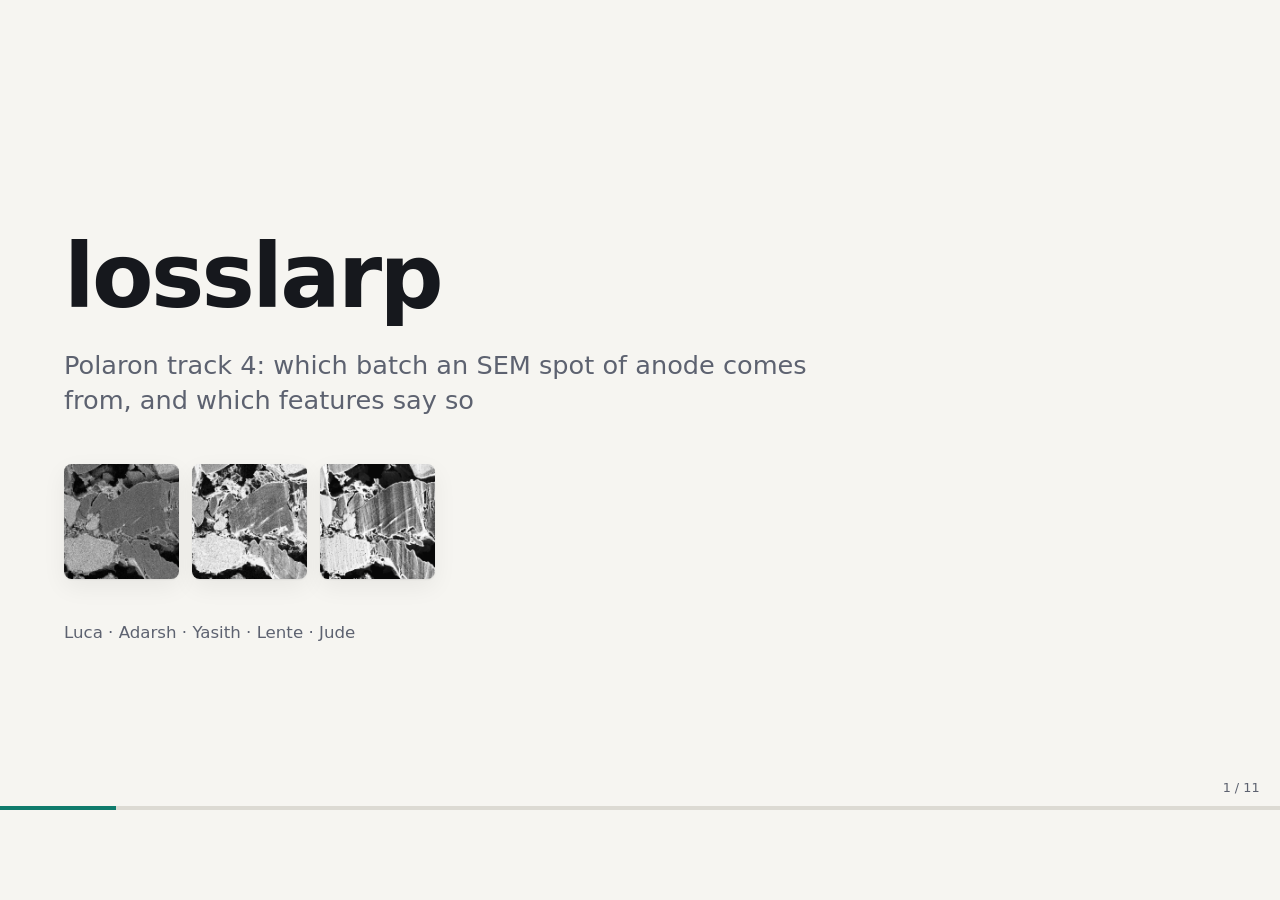
<file: demo/index.html>
<!doctype html>
<html lang="en">
<head>
<meta charset="utf-8">
<meta name="viewport" content="width=device-width, initial-scale=1">
<title>losslarp demo</title>
<link rel="stylesheet" href="demo.css">
</head>
<body>
<div class="deck" id="deck">

  <section class="slide title" id="title">
    <h1 id="title-h1"></h1>
    <p class="lede" id="title-lede"></p>
    <div class="strip" id="title-strip"></div>
    <p class="team" id="title-team"></p>
  </section>

  <section class="slide" id="lanes">
    <div class="head"><h2>The data: 13 imaging lanes<small id="lanes-sub"></small></h2></div>
    <div class="body"><div class="lanes" id="lanes-rows"></div></div>
    <div class="foot" id="lanes-chips"></div>
  </section>

  <section class="slide" id="prep">
    <div class="head"><h2>Preprocessing<small>same crop, BSE in graphite units, noise matched, Inlens and SE rank-normalised, then tiles</small></h2></div>
    <div class="body">
      <div class="frames" id="prep-frames"></div>
      <div class="panels" id="prep-panels"></div>
    </div>
    <div class="foot"><div class="steps" id="prep-steps"></div><span style="flex:1"></span><span id="prep-chips"></span></div>
  </section>

  <section class="slide" id="v1">
    <div class="head"><h2>V1 loss (no labels)<small>BSE and Inlens of the same tile should give the same embedding</small></h2></div>
    <div class="body">
      <div class="scan">
        <div class="ins" id="v1-ins"></div>
        <div class="fmwrap"><div class="cwrap"><canvas id="v1-fm"></canvas><span class="tag bl" id="v1-fm-lab">feature map</span></div></div>
      </div>
      <div class="loss">
        <div class="b" data-b="1" id="v1-z"></div>
        <div class="mxwrap b" data-b="2"><canvas id="v1-mx"></canvas></div>
      </div>
    </div>
    <div class="foot" id="v1-chips"></div>
  </section>

  <section class="slide" id="v2">
    <div class="head"><h2>V2 loss (batch labels)<small>same batch pulled together, other batches pushed apart, tiles of the same spot ignored</small></h2></div>
    <div class="body">
      <div class="scan">
        <div class="stack" id="v2-stack"></div>
        <div class="b" data-b="1" id="v2-z"></div>
      </div>
      <div class="loss">
        <div class="key b" data-b="2" id="v2-key"></div>
        <div class="mxwrap b" data-b="2"><canvas id="v2-mx"></canvas></div>
      </div>
    </div>
    <div class="foot" id="v2-chips"></div>
  </section>

  <section class="slide" id="fuse">
    <div class="head"><h2>Combining V1 and V2<small>two models trained apart, joined at the decision</small></h2></div>
    <div class="body"><div class="fflow" id="fuse-flow"></div></div>
    <div class="foot" id="fuse-chips"></div>
  </section>

  <section class="slide" id="perf">
    <div class="head"><h2>Held-out accuracy<small id="perf-sub"></small></h2></div>
    <div class="body">
      <div class="bars" id="perf-bars"></div>
      <div class="perf-right">
        <div class="b" data-b="1" id="perf-cm-wrap"><div class="cm-pair" id="perf-cm"></div></div>
        <div class="b" data-b="2" id="perf-test-wrap"><div class="tcards" id="perf-test"></div></div>
        <div class="b" data-b="3" id="perf-eval-wrap"><div class="tcards two" id="perf-eval"></div></div>
      </div>
    </div>
    <div class="foot" id="perf-chips"></div>
  </section>

  <section class="slide" id="seeds">
    <div class="head"><h2>Seed ensemble<small id="seed-sub">V2 retrained with different random seeds gives different scores, so we average several V2 runs and report that</small></h2></div>
    <div class="body"><div class="bars" id="seed-bars"></div></div>
    <div class="foot" id="seed-chips"></div>
  </section>

  <section class="slide" id="harness">
    <div class="head"><h2>Feature research<small>ideas from papers, built as plug-in features, each tested on the 31 training spots</small></h2></div>
    <div class="body"><div class="flow" id="hz-flow"></div></div>
    <div class="foot" id="hz-chips"></div>
  </section>

  <section class="slide" id="feat">
    <div class="head"><h2>Best hand-built features<small>Batch_3 vs the rest, AUC per spot, 90 % intervals, grey = interval crosses chance</small></h2></div>
    <div class="body"><div class="bars" id="feat-bars"></div></div>
    <div class="foot" id="feat-chips"></div>
  </section>

  <section class="slide" id="outc">
    <div class="head"><h2>From features to battery outcomes<small id="outc-sub"></small></h2></div>
    <div class="body"><div id="outc-body"></div></div>
    <div class="foot" id="outc-chips"></div>
  </section>

  <div class="progress"><i id="progress"></i></div>
  <span class="counter" id="counter"></span>
</div>

<script src="../dashboard/site/pipeline.js"></script>
<script src="../dashboard/site/harness.js"></script>
<script src="../dashboard/site/lanes.js"></script>
<script src="../dashboard/site/pca.js"></script>
<script src="results.js"></script>
<script src="confusion.js"></script>
<script src="config.js"></script>
<script src="demo.js"></script>
</body>
</html>
</file>
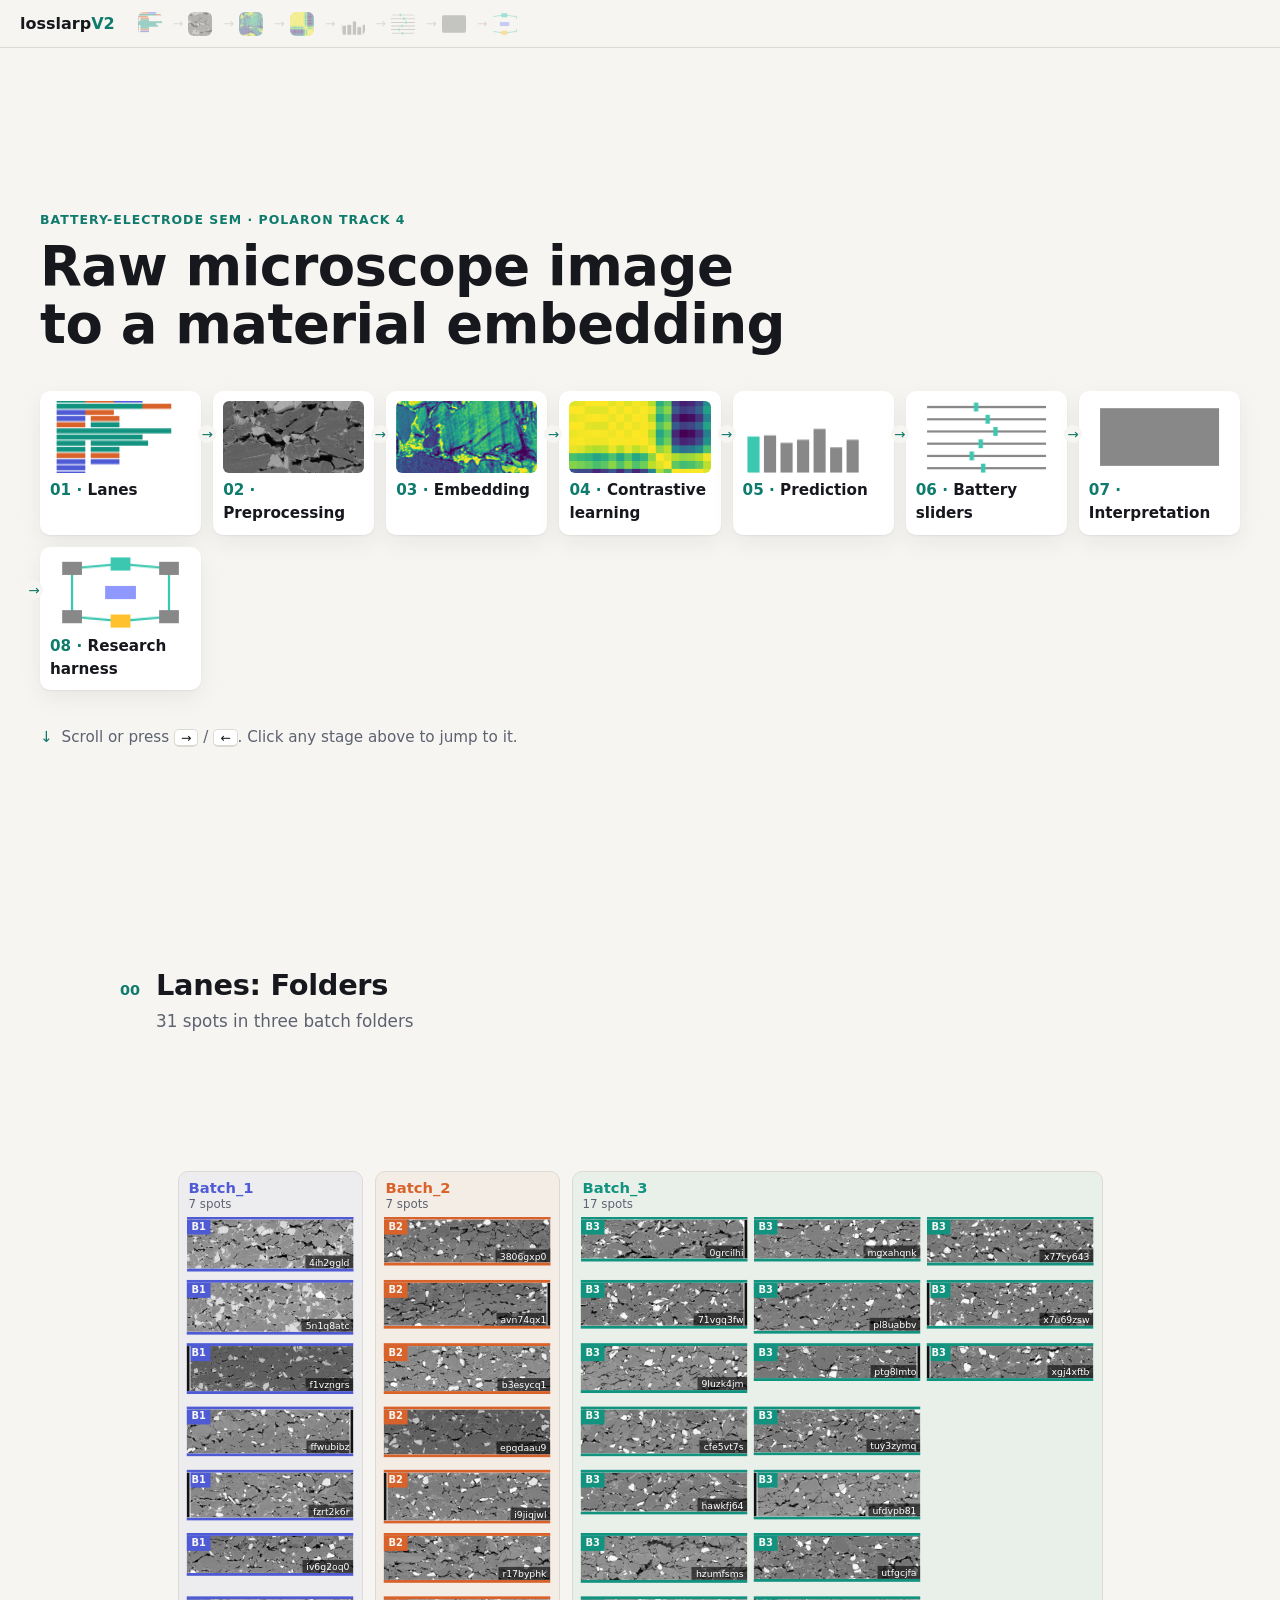
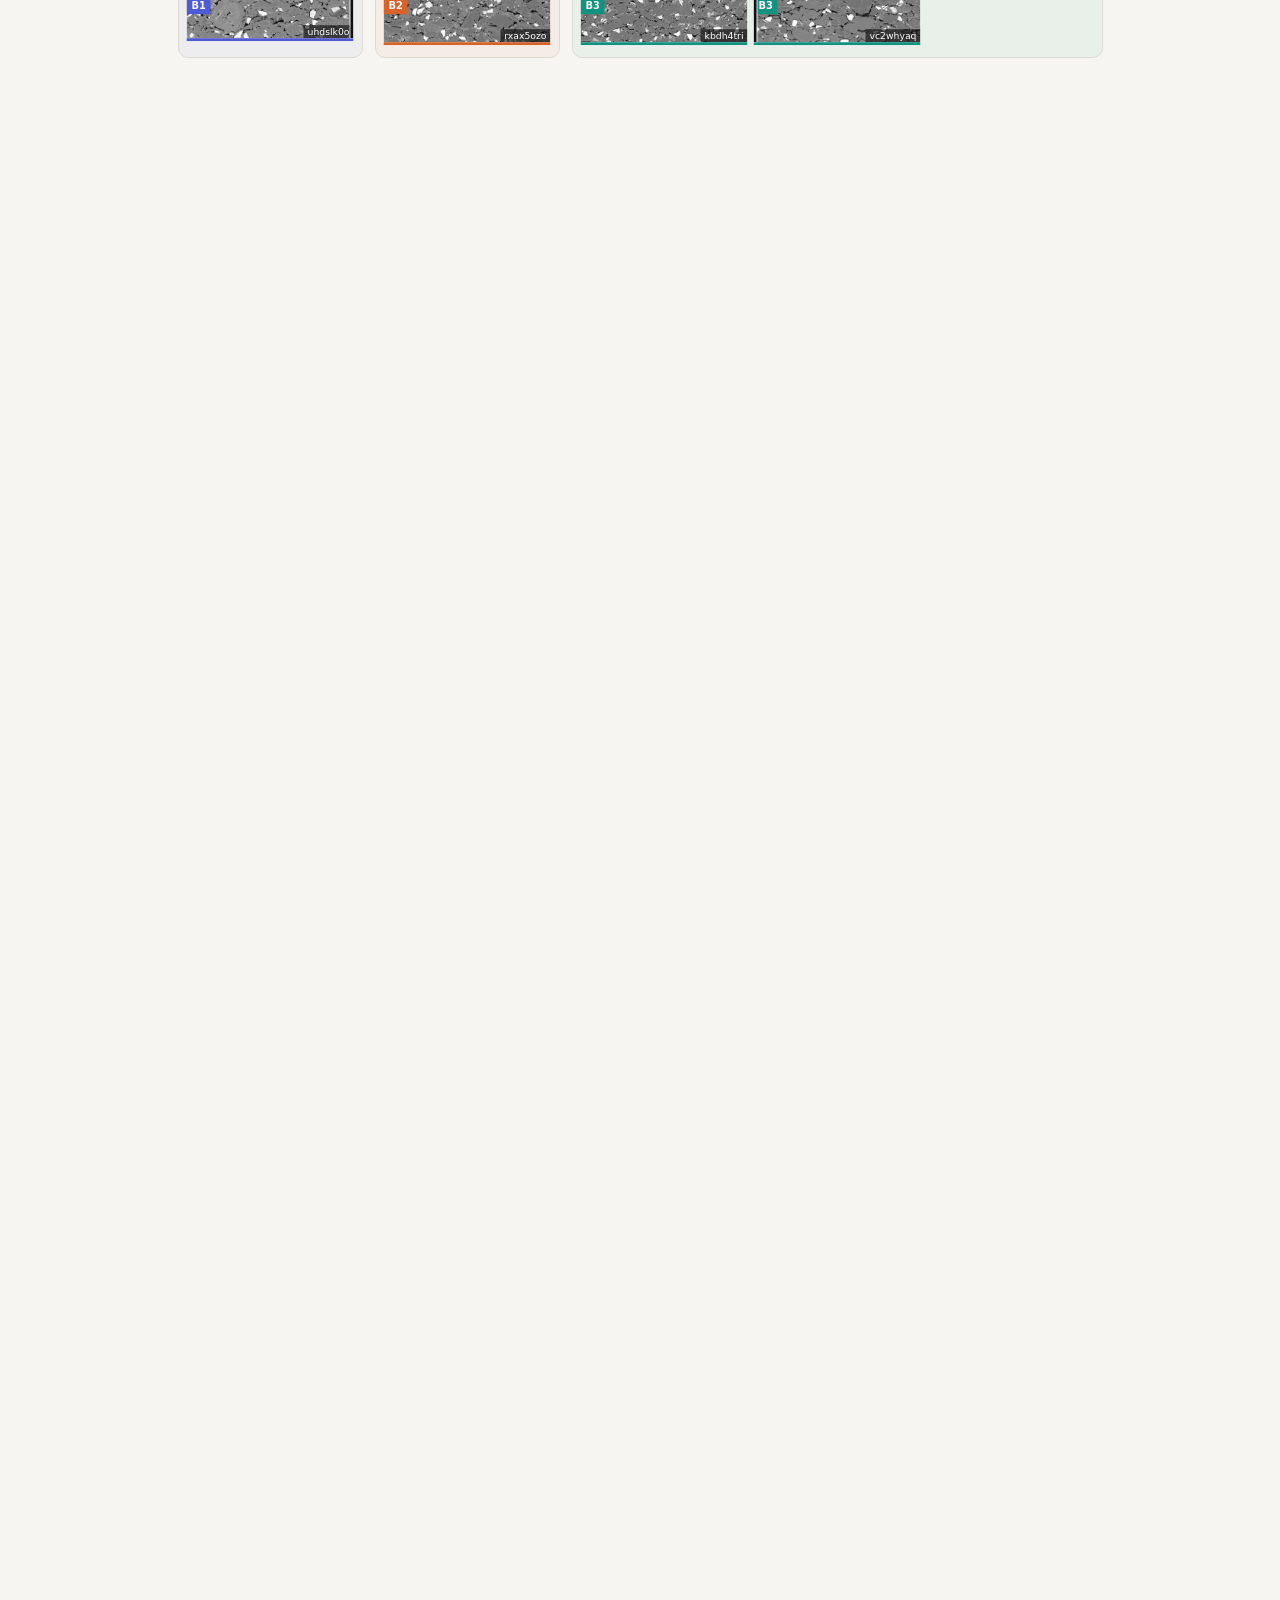
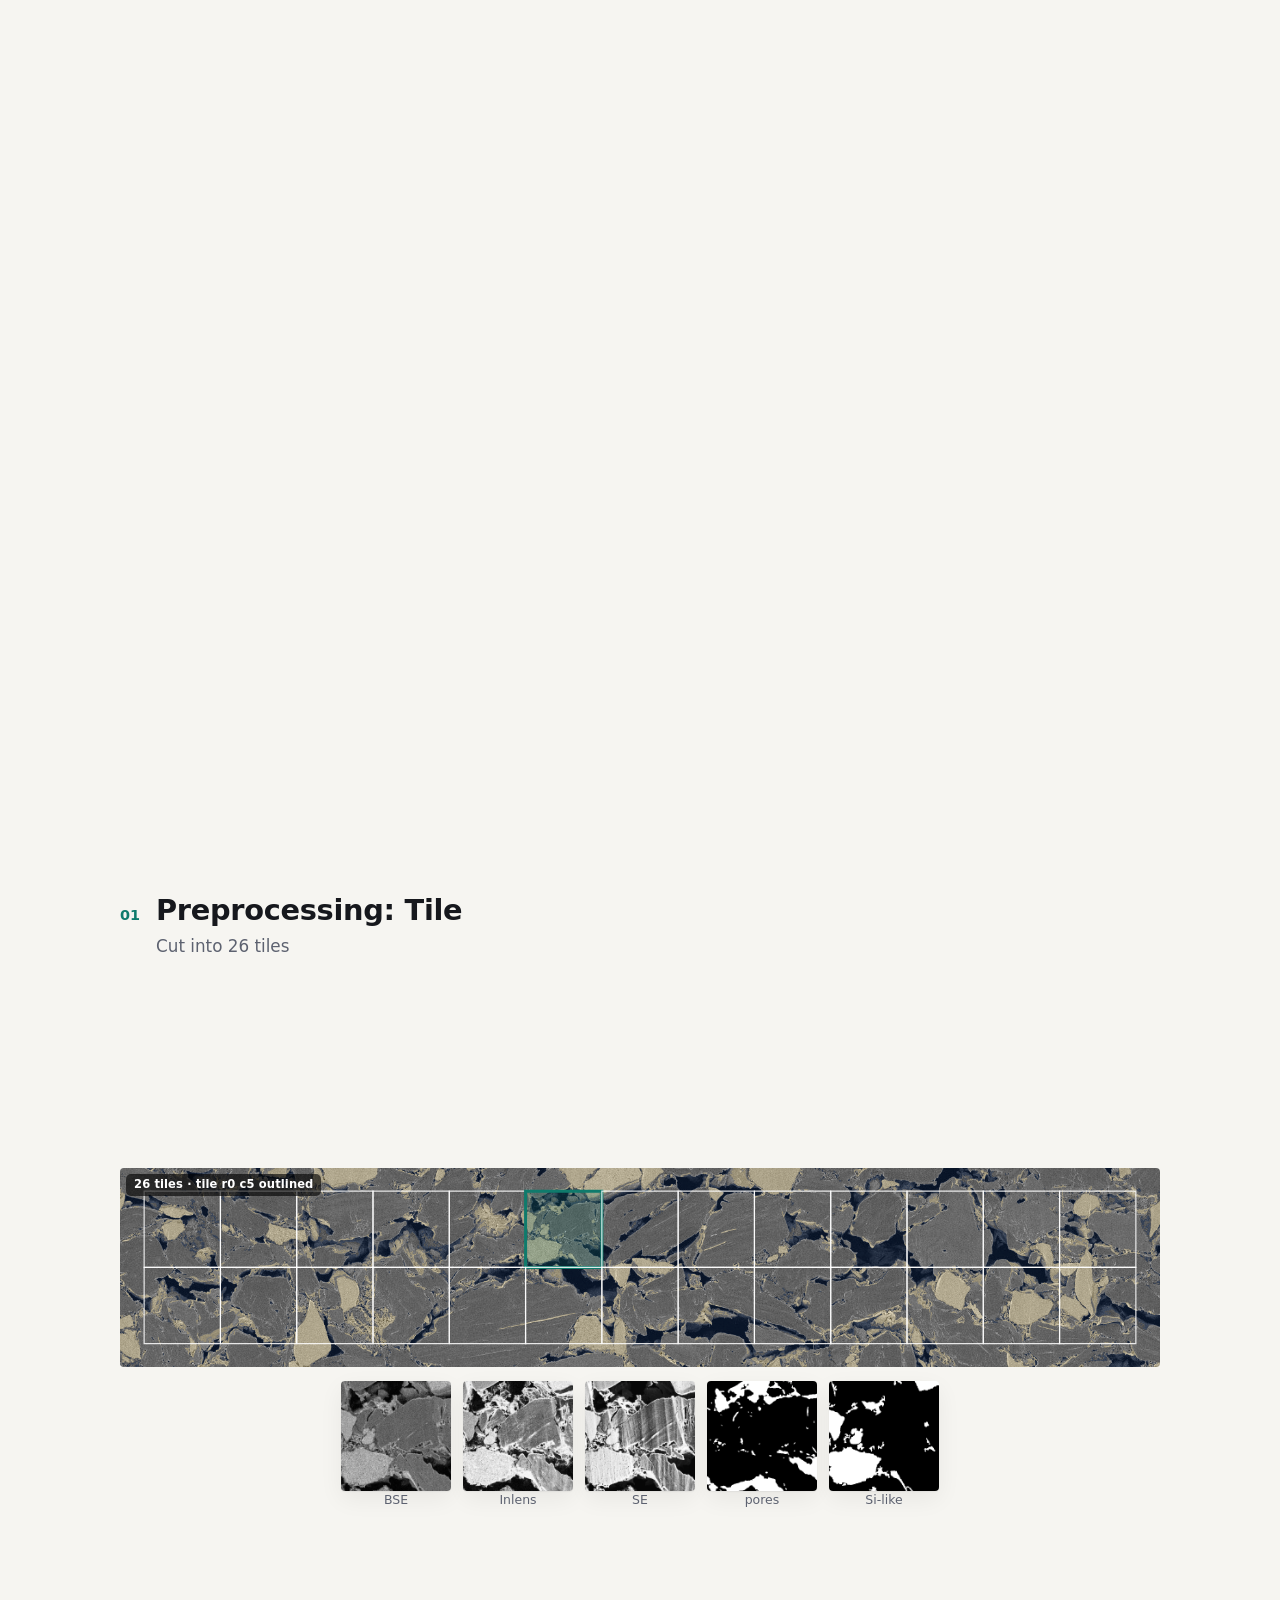
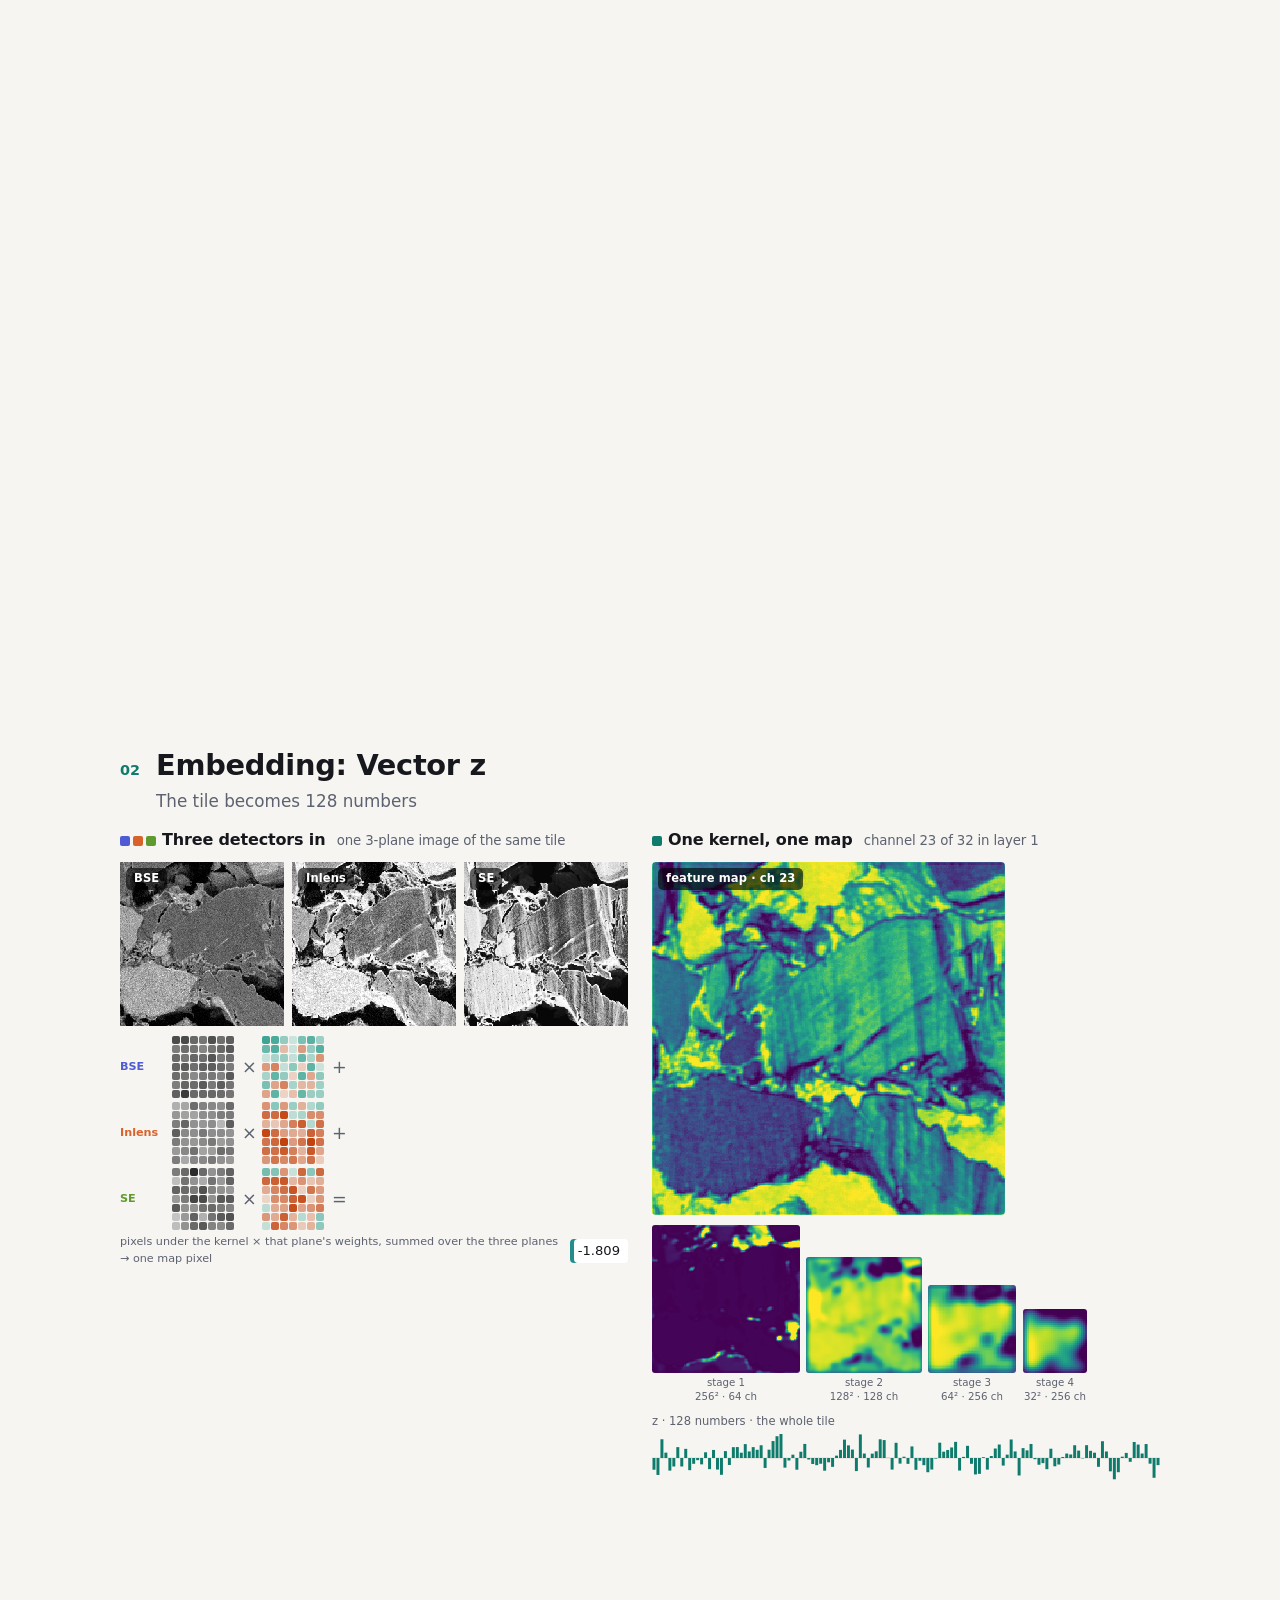
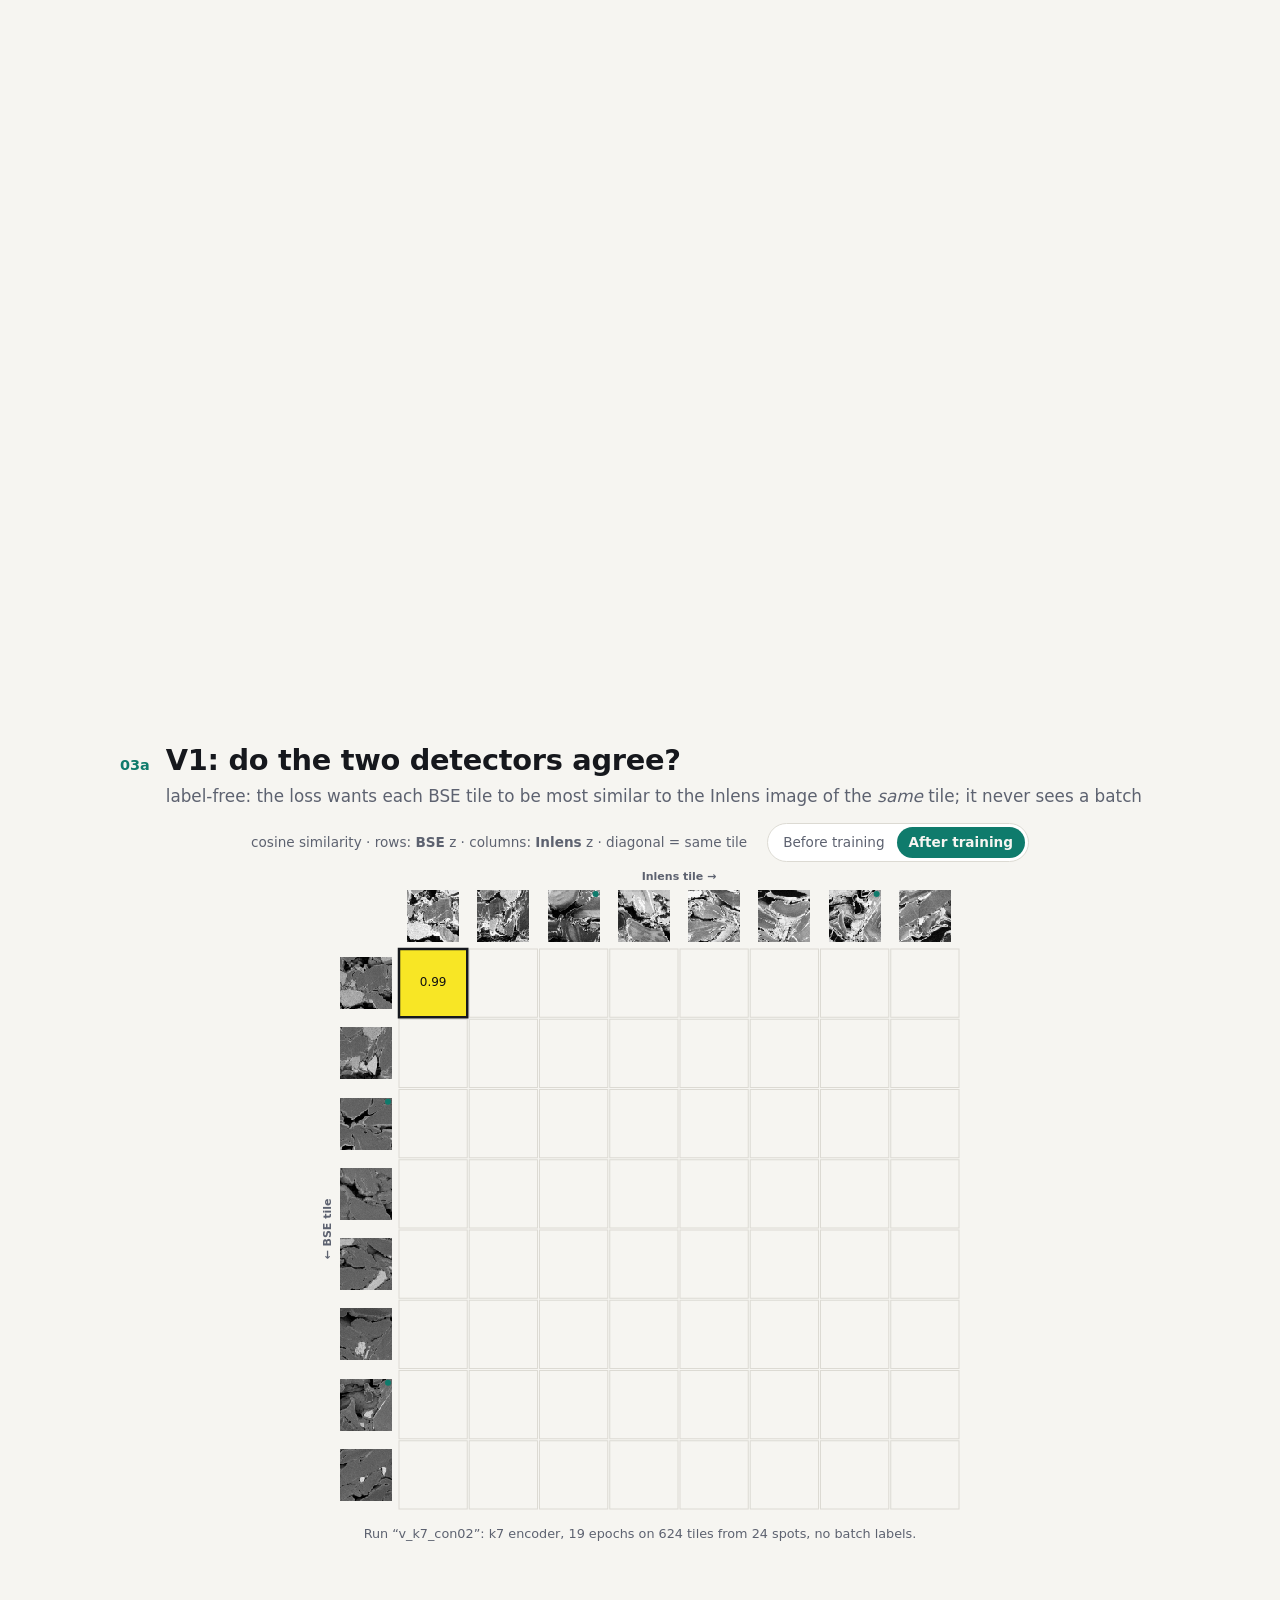
<file: dashboard/site/index.html>
<!doctype html>
<html lang="en">
<head>
<meta charset="utf-8">
<meta name="viewport" content="width=device-width, initial-scale=1">
<title>losslarp pipeline</title>
<link rel="stylesheet" href="style.css">
</head>
<body>

<nav class="topbar" aria-label="Pipeline map">
  <a class="brand" href="#top">losslarp<span>V2</span></a>
  <ol class="pipemap" id="pipemap"></ol>
  <span class="pipe-now" id="pipe-now"></span>
  <div class="progress"><i id="progress"></i></div>
</nav>

<header class="hero" id="top">
  <div class="hero-text">
    <p class="kicker">Battery-electrode SEM · Polaron Track 4</p>
    <h1>Raw microscope image<br>to a material embedding</h1>
  </div>
  <ol class="overview" id="overview" aria-label="Pipeline stages"></ol>
  <p class="hint"><span class="cue" aria-hidden="true">↓</span> Scroll or press <kbd>→</kbd> / <kbd>←</kbd>. Click any stage above to jump to it.</p>
</header>

<!-- 00 ─ where the data comes from: the 13 lanes ------------------------------------------------------------ -->
<section class="scrolly" id="lanes">
  <div class="sticky">
    <div class="visual">
      <div class="sec-head">
        <span class="sec-num">00</span>
        <div><h2>Where the data comes from: 13 lanes</h2>
          <p>the batches are not separate deliveries; they are variation inside the same long lines of material</p></div>
      </div>

      <div class="stage lanes-stage" id="lanes-stage" data-step="0">
        <div class="lanes-canvas" id="lanes-canvas"></div>
        <!-- the seam examples -->
        <div class="layer lanes-seams" data-show="1" id="lanes-seams"></div>
        <!-- the open question -->
        <div class="layer lanes-ask" data-show="4">
          <div class="ask-card">
            <div class="ask-spot"><span>?</span>a new spot</div>
            <h4>Which lane did it come from?</h4>
            <p>We don't know. Batches vary inside a lane, so the answer has to come from the material, not from the lane.</p>
          </div>
        </div>
      </div>
    </div>

    <aside class="card" id="lanes-card">
      <div class="card-main"></div>
      <div class="extra"><div class="key">
        <span><i class="sw" style="background:var(--c1)"></i>Batch_1 &nbsp; <i class="sw" style="background:var(--c2)"></i>Batch_2 &nbsp; <i class="sw" style="background:var(--c3)"></i>Batch_3</span>
        <span><b style="color:#c8102e">◆</b> two neighbouring spots, two different batch folders</span>
        <span><b>▌</b> edge of a source image (the file carries a green line there)</span>
        <span>dashed box: same lane, the spots do not touch, their order is unknown</span>
        <span>a spot is one imaged place (what Polaron calls a crop); pictures are BSE, stretched per lane for display only</span></div></div>
      <div class="card-foot"></div>
    </aside>
  </div>
</section>

<!-- 01 ─ preprocessing ------------------------------------------------------------------------------------- -->
<section class="scrolly" id="prep">
  <div class="sticky">
    <div class="visual">
      <div class="sec-head">
        <span class="sec-num">01</span>
        <div><h2>Make every image fair</h2>
          <p>so a difference between two spots means different material, not a different microscope session</p></div>
      </div>

      <div class="stage" id="prep-stage" data-step="0">
        <!-- raw frames + crop -->
        <div class="layer" data-show="0 1">
          <div class="frames" id="frames"></div>
        </div>
        <!-- anchor -->
        <div class="layer" data-show="2">
          <div class="win"><img id="anchor-raw" alt=""><img id="anchor-done" class="over" alt="">
            <span class="tag" id="tag-anchor"></span></div>
          <figure class="chart"><svg id="anchor-svg" viewBox="0 0 1000 250" preserveAspectRatio="none"></svg>
            <figcaption id="anchor-legend" class="legend"></figcaption></figure>
        </div>
        <!-- noise -->
        <div class="layer" data-show="3">
          <div class="pair">
            <figure class="win"><img id="noise-before" class="pix" alt=""><span class="tag">BEFORE · as recorded</span>
              <figcaption id="noise-before-cap"></figcaption></figure>
            <figure class="win"><img id="noise-after" class="pix" alt=""><span class="tag">AFTER · noise topped up</span>
              <figcaption id="noise-after-cap"></figcaption></figure>
          </div>
        </div>
        <!-- rank -->
        <div class="layer" data-show="4">
          <div class="rank-row"><div class="win"><img id="rank-inl-raw" alt=""><img id="rank-inl" class="over" alt="">
              <span class="tag" id="tag-inl"></span></div>
            <div class="hist-cell"><svg class="minihist" id="rank-inl-hist" viewBox="0 0 200 80" preserveAspectRatio="none"></svg><small>Inlens grey-level histogram</small></div></div>
          <div class="rank-row"><div class="win"><img id="rank-se-raw" alt=""><img id="rank-se" class="over" alt="">
              <span class="tag" id="tag-se"></span></div>
            <div class="hist-cell"><svg class="minihist" id="rank-se-hist" viewBox="0 0 200 80" preserveAspectRatio="none"></svg><small>SE grey-level histogram</small></div></div>
        </div>
        <!-- segment + tile -->
        <div class="layer" data-show="5 6">
          <div class="win" id="seg-win"><img id="seg-bse" alt=""><img id="seg-overlay" class="over" alt="">
            <svg id="grid-svg" class="over" preserveAspectRatio="none"></svg><span class="tag" id="tag-seg"></span></div>
          <div class="seg-legend" id="seg-legend"></div>
          <div class="planes" id="planes"></div>
        </div>
      </div>
    </div>

    <aside class="card" id="prep-card"><div class="card-main"></div><div class="card-foot"></div></aside>
  </div>
</section>

<!-- 02 ─ the kernel ----------------------------------------------------------------------------------------- -->
<section class="scrolly" id="kernel">
  <div class="sticky">
    <div class="visual">
      <div class="sec-head">
        <span class="sec-num">02</span>
        <div><h2 id="kernel-h2">One tile, three detectors in, one kernel</h2>
          <p id="kernel-sub">one learned kernel reads the BSE, Inlens and SE planes of the same tile at once</p></div>
      </div>

      <div class="kernel-grid">
        <div class="det" data-det="bse">
          <h3><i class="sw bse"></i>BSE <small>backscattered electrons: composition</small></h3>
          <div class="scan">
            <div class="cwrap"><canvas class="in"></canvas><span class="tag tag-in"></span></div>
            <span class="arrow">→</span>
            <div class="cwrap"><canvas class="fm"></canvas><span class="tag tag-fm"></span></div>
          </div>
          <div class="math"></div>
          <div class="stages"></div>
          <div class="zwrap"><span class="zlab"></span><canvas class="zbar"></canvas></div>
        </div>
        <div class="det" data-det="inlens">
          <h3><i class="sw inlens"></i>Inlens <small>secondary electrons: surface &amp; edges</small></h3>
          <div class="scan">
            <div class="cwrap"><canvas class="in"></canvas><span class="tag tag-in"></span></div>
            <span class="arrow">→</span>
            <div class="cwrap"><canvas class="fm"></canvas><span class="tag tag-fm"></span></div>
          </div>
          <div class="math"></div>
          <div class="stages"></div>
          <div class="zwrap"><span class="zlab"></span><canvas class="zbar"></canvas></div>
        </div>
      </div>
    </div>

    <aside class="card" id="kernel-card"><div class="card-main"></div><div class="card-foot"></div></aside>
  </div>
</section>

<!-- 03a ─ contrastive loss: match1 ------------------------------------------------------------------------ -->
<section class="scrolly" id="match1">
  <div class="sticky">
    <div class="visual">
      <div class="sec-head">
        <span class="sec-num">03a</span>
        <div><h2 class="match-h2">V1: do the two detectors agree?</h2>
          <p class="match-sub">label-free: the loss wants each BSE tile to be most similar to the Inlens image of the <em>same</em> tile; it never sees a batch</p></div>
      </div>

      <div class="matrix-wrap">
        <div class="mx-head">
          <p class="mx-cap">cosine similarity · rows: <b>BSE</b> z · columns: <b>Inlens</b> z · diagonal = same tile</p>
          <div class="toggle" role="group" aria-label="Model weights">
            <button type="button" data-net="untrained">Before training</button>
            <button type="button" data-net="trained" aria-pressed="true">After training</button>
          </div>
        </div>
        <canvas class="matrix"></canvas>
        <p class="note match-note"></p>
      </div>
    </div>

    <aside class="card" id="match1-card">
      <div class="card-main"></div>
      <div class="extra">
        <dl class="stats match-stats"></dl>
        <div class="scale"><canvas></canvas><div class="scale-labels"></div></div>
        <div class="key match-key" data-step="0"></div>
      </div>
      <div class="card-foot"></div>
    </aside>
  </div>
</section>

<!-- 03b ─ contrastive loss: match ------------------------------------------------------------------------ -->
<section class="scrolly" id="match">
  <div class="sticky">
    <div class="visual">
      <div class="sec-head">
        <span class="sec-num">03b</span>
        <div><h2 class="match-h2">V2: same batch together, other batches apart</h2>
          <p class="match-sub">batch-supervised: the loss wants each tile's z to be most similar to tiles of the same batch from other spots; it never says what a batch looks like</p></div>
      </div>

      <div class="matrix-wrap">
        <div class="mx-head">
          <p class="mx-cap">cosine similarity of <b>z</b></p>
          <div class="toggle" role="group" aria-label="Model weights">
            <button type="button" data-net="untrained">Before training</button>
            <button type="button" data-net="trained" aria-pressed="true">After training</button>
          </div>
        </div>
        <canvas class="matrix"></canvas>
        <p class="note match-note"></p>
      </div>
    </div>

    <aside class="card" id="match-card">
      <div class="card-main"></div>
      <div class="extra">
        <dl class="stats match-stats"></dl>
        <div class="scale"><canvas></canvas><div class="scale-labels"></div></div>
        <div class="key match-key" data-step="0"></div>
      </div>
      <div class="card-foot"></div>
    </aside>
  </div>
</section>

<!-- 04 ─ batch test ----------------------------------------------------------------------------------------- -->
<section class="scrolly" id="batch">
  <div class="sticky">
    <div class="visual">
      <div class="sec-head">
        <span class="sec-num">04</span>
        <div><h2>Can it tell the batches apart? V1, V2 and the baselines</h2>
          <p>each spot's tile embeddings are averaged and a classifier is scored on spots it never saw; V2's encoder learns from the labels, so it is retrained once per held-out group and every spot is called by an encoder that never saw it</p></div>
      </div>
      <div class="stage res-stage" id="batch-stage" data-step="0">
        <div class="layer" data-show="0"><div class="bars" id="batch-models"></div>
          <p class="note">balanced accuracy, leave one session out · black tick = chance (0.33) · red tick = imaging cues alone (the bar) · whisker = 90 % interval from resampling the 13 imaging sessions · the highlighted row is V2 (nested: 13 retrained encoders, no permutation p) · the null row is what shuffled labels score (mean and 95th percentile) · recall per batch with 95 % Wilson intervals</p></div>
        <div class="layer" data-show="1"><div id="batch-conf"></div><dl class="stats" id="batch-conf-stats"></dl></div>
        <div class="layer" data-show="2"><div class="tcards" id="batch-test"></div></div>
      </div>
    </div>
    <aside class="card" id="batch-card"><div class="card-main"></div><div class="card-foot"></div></aside>
  </div>
</section>

<!-- 05 ─ verdict -------------------------------------------------------------------------------------------- -->
<section class="scrolly" id="verdict">
  <div class="sticky">
    <div class="visual">
      <div class="sec-head">
        <span class="sec-num">05</span>
        <div><h2>Accept, investigate or reject against Batch_3</h2>
          <p>every material feature of a lot is placed against the baseline's normal variation; a frozen rule reads the result</p></div>
      </div>
      <div class="stage res-stage" id="verdict-stage" data-step="0">
        <div class="layer" data-show="0"><div class="lots2" id="verdict-kpis"></div>
          <p class="note">dot = lot mean minus baseline mean in baseline SD · line = 90 % interval (session-aware) · shaded = ±1.5 SD, the margin</p></div>
        <div class="layer" data-show="1"><div class="lots2" id="verdict-decide"></div></div>
        <div class="layer" data-show="2"><div class="lots3" id="verdict-test"></div>
          <p class="note">one site each: the rule returns INSUFFICIENT DATA, the features are still placed against the baseline</p></div>
      </div>
    </div>
    <aside class="card" id="verdict-card"><div class="card-main"></div><div class="card-foot"></div></aside>
  </div>
</section>

<!-- 06 ─ battery sliders ------------------------------------------------------------------------------------ -->
<section class="scrolly" id="sliders">
  <div class="sticky">
    <div class="visual">
      <div class="sec-head">
        <span class="sec-num">06</span>
        <div><h2>What the science expects for the battery</h2>
          <p>six properties, each a cited, weighted combination of the measured feature shifts; nothing here is a prediction of cycle life</p></div>
      </div>
      <div class="stage res-stage" id="sliders-stage" data-step="0">
        <div class="layer" data-show="0 1 2"><div class="slider-wrap">
          <div class="slider-lots" id="slider-lots"></div>
          <div class="bars" id="slider-rows"></div>
          <div id="slider-contrib"></div></div></div>
      </div>
    </div>
    <aside class="card" id="sliders-card">
      <div class="card-main"></div>
      <div class="extra"><div class="key">
        <span><i class="dot" style="background:color-mix(in srgb, var(--accent) 40%, transparent)"></i>Batch_3 spots, interquartile range</span>
        <span><i class="dot" style="background:var(--c1)"></i>Batch_1 median and IQR &nbsp; <i class="dot" style="background:var(--c2)"></i>Batch_2</span>
        <span><i class="dot" style="background:var(--accent)"></i>model score and 90 % interval for the selected lot</span></div></div>
      <div class="card-foot"></div>
    </aside>
  </div>
</section>

<!-- 07 ─ why ------------------------------------------------------------------------------------------------ -->
<section class="scrolly" id="why">
  <div class="sticky">
    <div class="visual">
      <div class="sec-head">
        <span class="sec-num">07</span>
        <div><h2>Why the network said that</h2>
          <p>the call of one spot taken apart: named features, where in the image, which spots it resembles, what happens when a material is removed, and what the difference between two batches is made of</p></div>
      </div>
      <div class="stage res-stage" id="why-stage" data-step="0">
        <div class="why-top" id="why-top"><label>spot <select id="why-spot"></select></label><span id="why-head"></span></div>
        <div class="layer" data-show="0"><div id="why-decomp"></div></div>
        <div class="layer" data-show="1"><div id="why-heat"></div></div>
        <div class="layer" data-show="2"><div id="why-nb"></div></div>
        <div class="layer" data-show="3"><div id="why-abl"></div></div>
        <div class="layer" data-show="4"><div id="why-diff" class="diffs"></div></div>
      </div>
    </div>
    <aside class="card" id="why-card"><div class="card-main"></div><div class="extra"><dl class="stats" id="why-stats"></dl></div><div class="card-foot"></div></aside>
  </div>
</section>

<!-- 07b ─ embedding map ------------------------------------------------------------------------------------- -->
<section class="scrolly" id="pca">
  <div class="sticky">
    <div class="visual">
      <div class="sec-head">
        <span class="sec-num">07b</span>
        <div><h2>Where the batches sit in the embedding</h2>
          <p>every spot's embedding squeezed to two axes (PCA); one dot per spot, faint dots are its tiles, diamonds are the test spots</p></div>
      </div>
      <div class="stage res-stage" id="pca-stage" data-step="0">
        <div class="layer on" data-show="0"><div class="lit-wrap"><div class="slider-lots" id="pca-views"></div><div id="pca-plot"></div><div id="pca-note"></div></div></div>
      </div>
    </div>
    <aside class="card" id="pca-card"><div class="card-main"></div>
      <div class="extra"><div class="key">
        <span><i class="dot" style="background:var(--c1)"></i>Batch_1 &nbsp; <i class="dot" style="background:var(--c2)"></i>Batch_2 &nbsp; <i class="dot" style="background:var(--c3)"></i>Batch_3</span>
        <span>◆ test spot &nbsp; · faint dots: the tiles of each spot</span></div></div>
      <div class="card-foot"></div></aside>
  </div>
</section>

<!-- 08 ─ papers ---------------------------------------------------------------------------------------------- -->
<section class="scrolly" id="papers">
  <div class="sticky">
    <div class="visual">
      <div class="sec-head">
        <span class="sec-num">08</span>
        <div><h2>Production literature</h2>
          <p>what the papers say each feature does to a battery, and which batch that favours; each direction is a count of papers whose quoted sentence was found in the paper</p></div>
      </div>
      <div class="stage res-stage" id="papers-stage" data-step="0">
        <div class="layer" data-show="0"><div class="lit-wrap"><div class="slider-lots" id="lit-card-tabs"></div><div id="lit-card"></div></div></div>
        <div class="layer" data-show="1"><div class="lit-wrap"><div class="slider-lots" id="lit-view"></div><div id="lit-matrix"></div><div id="lit-cell"></div></div></div>
        <div class="layer" data-show="2"><div class="lit-wrap"><div id="lit-overall"></div><div class="slider-lots" id="lit-lots"></div><div id="lit-outcomes"></div><div id="lit-drivers"></div></div></div>
        <div class="layer" data-show="3"><div class="lit-wrap"><div id="lit-trust"></div></div></div>
      </div>
    </div>
    <aside class="card" id="papers-card">
      <div class="card-main"></div>
      <div class="extra"><div class="key">
        <span><b class="lit-up">▲</b> papers say a higher feature means more of the outcome &nbsp; <b class="lit-down">▼</b> less</span>
        <span><b class="lit-opt">◆</b> an optimum &nbsp; <b class="lit-mix">≈</b> papers disagree &nbsp; <b class="lit-none">·</b> fewer than two papers</span>
        <span>the number in a cell is how many papers answered</span>
        <span><b class="lit-src gxl">GXL · read</b> counted &nbsp; <b class="lit-src gxla">GXL · abstract only</b> <b class="lit-src web">web search</b> shown, not counted</span></div></div>
      <div class="card-foot"></div>
    </aside>
  </div>
</section>

<!-- 09 ─ the research harness ------------------------------------------------------------------------------- -->
<section class="scrolly" id="harness">
  <div class="sticky">
    <div class="visual">
      <div class="sec-head">
        <span class="sec-num">09</span>
        <div><h2>The research harness</h2>
          <p>how an idea becomes a tested, cited feature: coding agents run one loop, papers → ledger → plug-in feature → the same honest tests → what GXL's reader says it does to a battery → back into the ledger, negative results included</p></div>
      </div>
      <div class="stage res-stage" id="harness-stage" data-step="0">
        <div class="layer" data-show="0"><div class="hz-wrap"><div id="hz-loop"></div></div></div>
        <div class="layer" data-show="1"><div class="hz-wrap"><div id="hz-sources"></div></div></div>
        <div class="layer" data-show="2"><div class="hz-wrap"><div id="hz-ledger"></div></div></div>
        <div class="layer" data-show="3"><div class="hz-wrap"><div id="hz-chain"></div></div></div>
        <div class="layer" data-show="4"><div class="hz-wrap"><div id="hz-tests"></div></div></div>
        <div class="layer" data-show="5"><div class="hz-wrap"><div id="hz-agents"></div></div></div>
      </div>
    </div>
    <aside class="card" id="harness-card">
      <div class="card-main"></div>
      <div class="extra"><dl class="stats" id="harness-stats"></dl></div>
      <div class="card-foot"></div>
    </aside>
  </div>
</section>

<footer class="next" id="next">
  <p class="kicker">End of the pipeline</p>
  <h2>Every number on this page comes from a file the code wrote</h2>
  <p>preprocessing/ → cnn/tile_features → cnn/supcon (train · score) → cnn/difference · cnn/baselines · cnn/predict · cnn/explain · qc/verdict · qc/impacts · literature/evidence · literature/batch_outlook · ledger/site_data (section 09).
    Rebuild with <code>python3.11 dashboard/build.py --run supcon/v2/full</code>.</p>
  <p class="built" id="built"></p>
</footer>

<script src="pipeline.js"></script>
<script src="pca.js"></script>
<script src="literature.js"></script>
<script src="harness.js"></script>
<script src="lanes.js"></script>
<script src="app.js"></script>
</body>
</html>
</file>
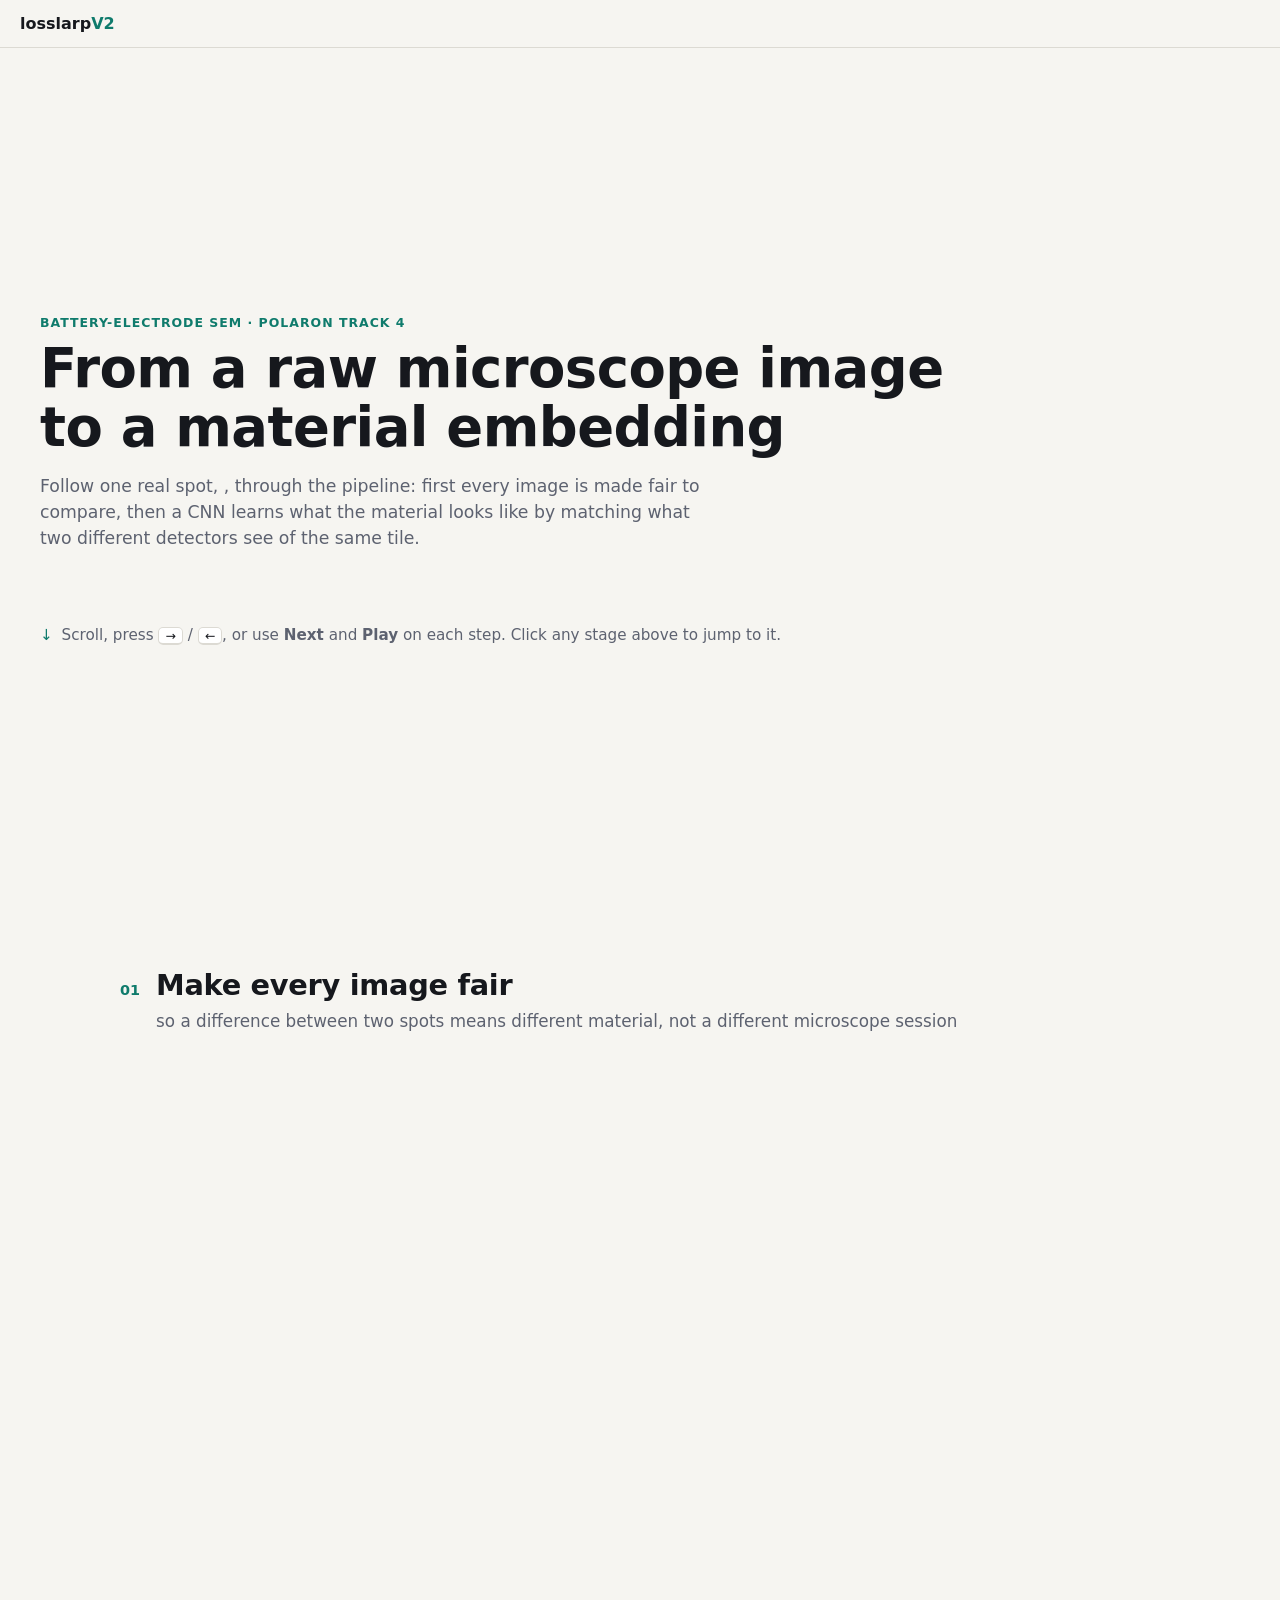
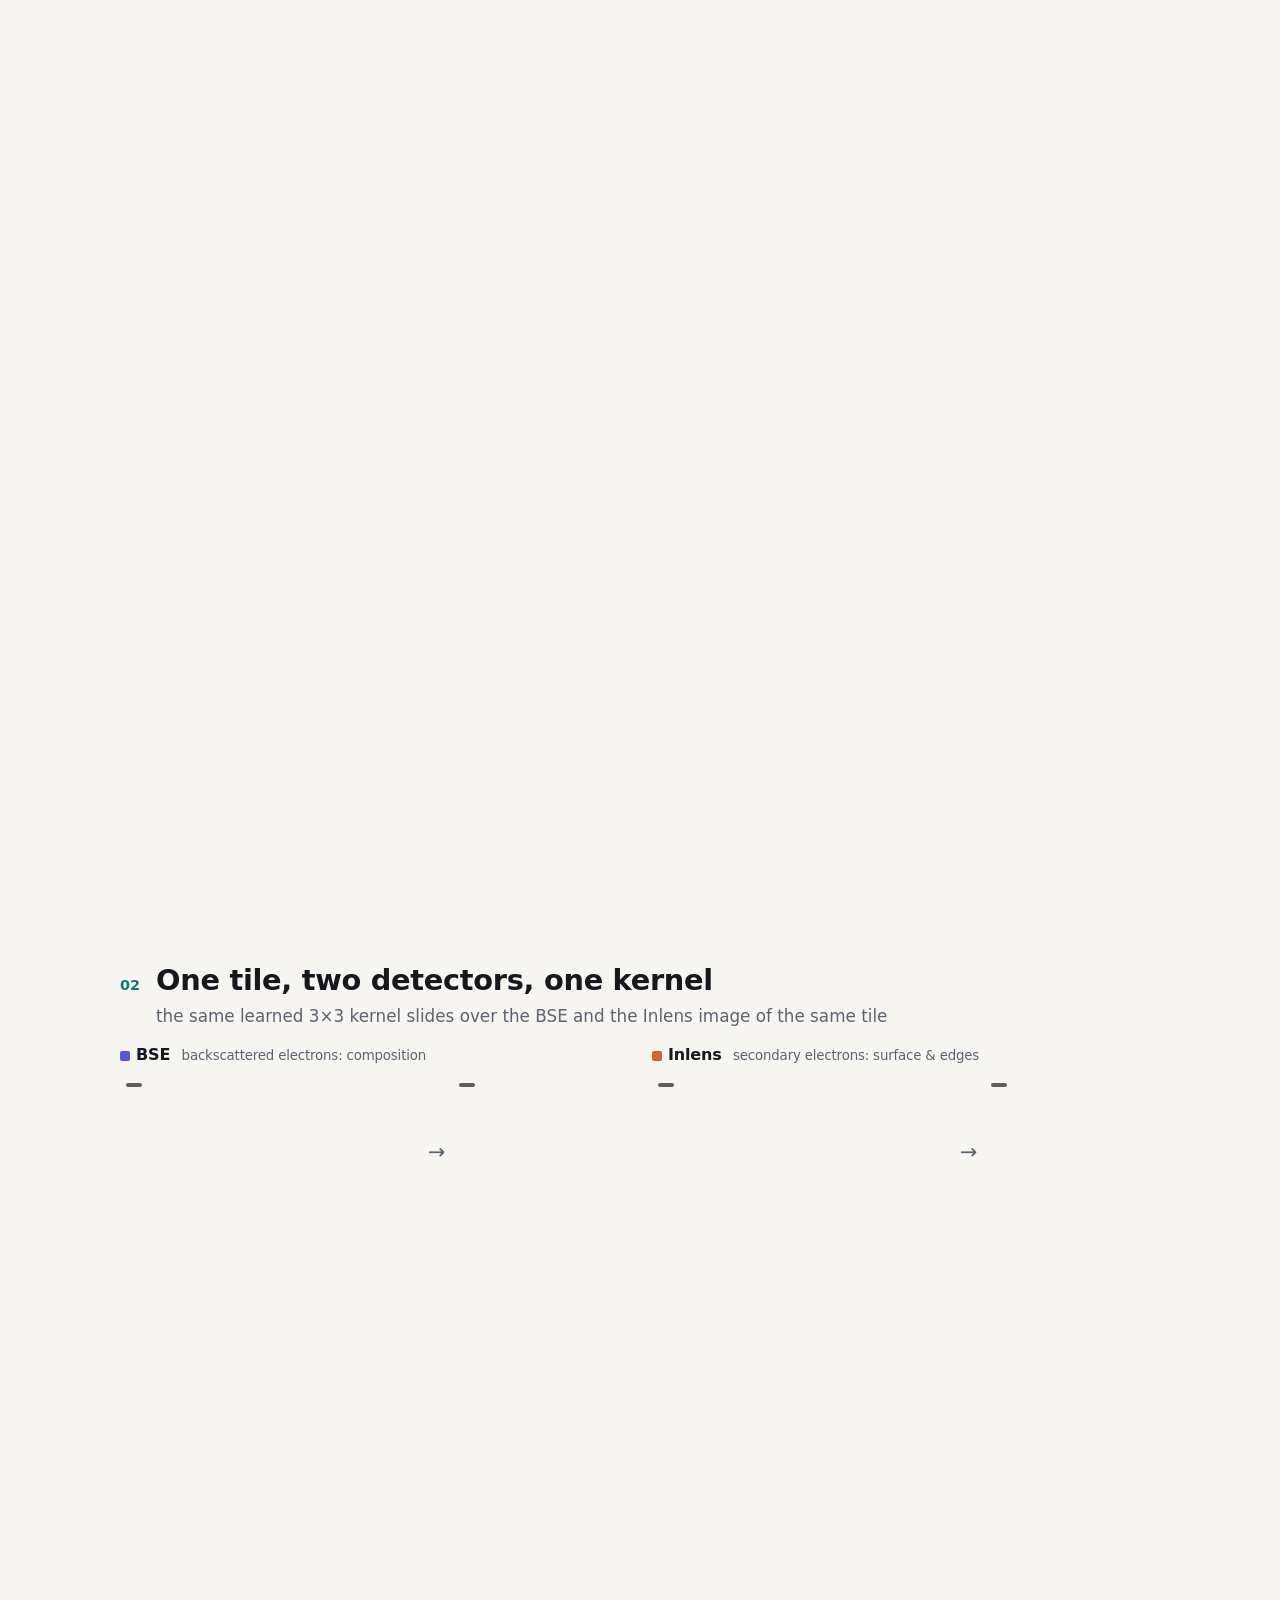
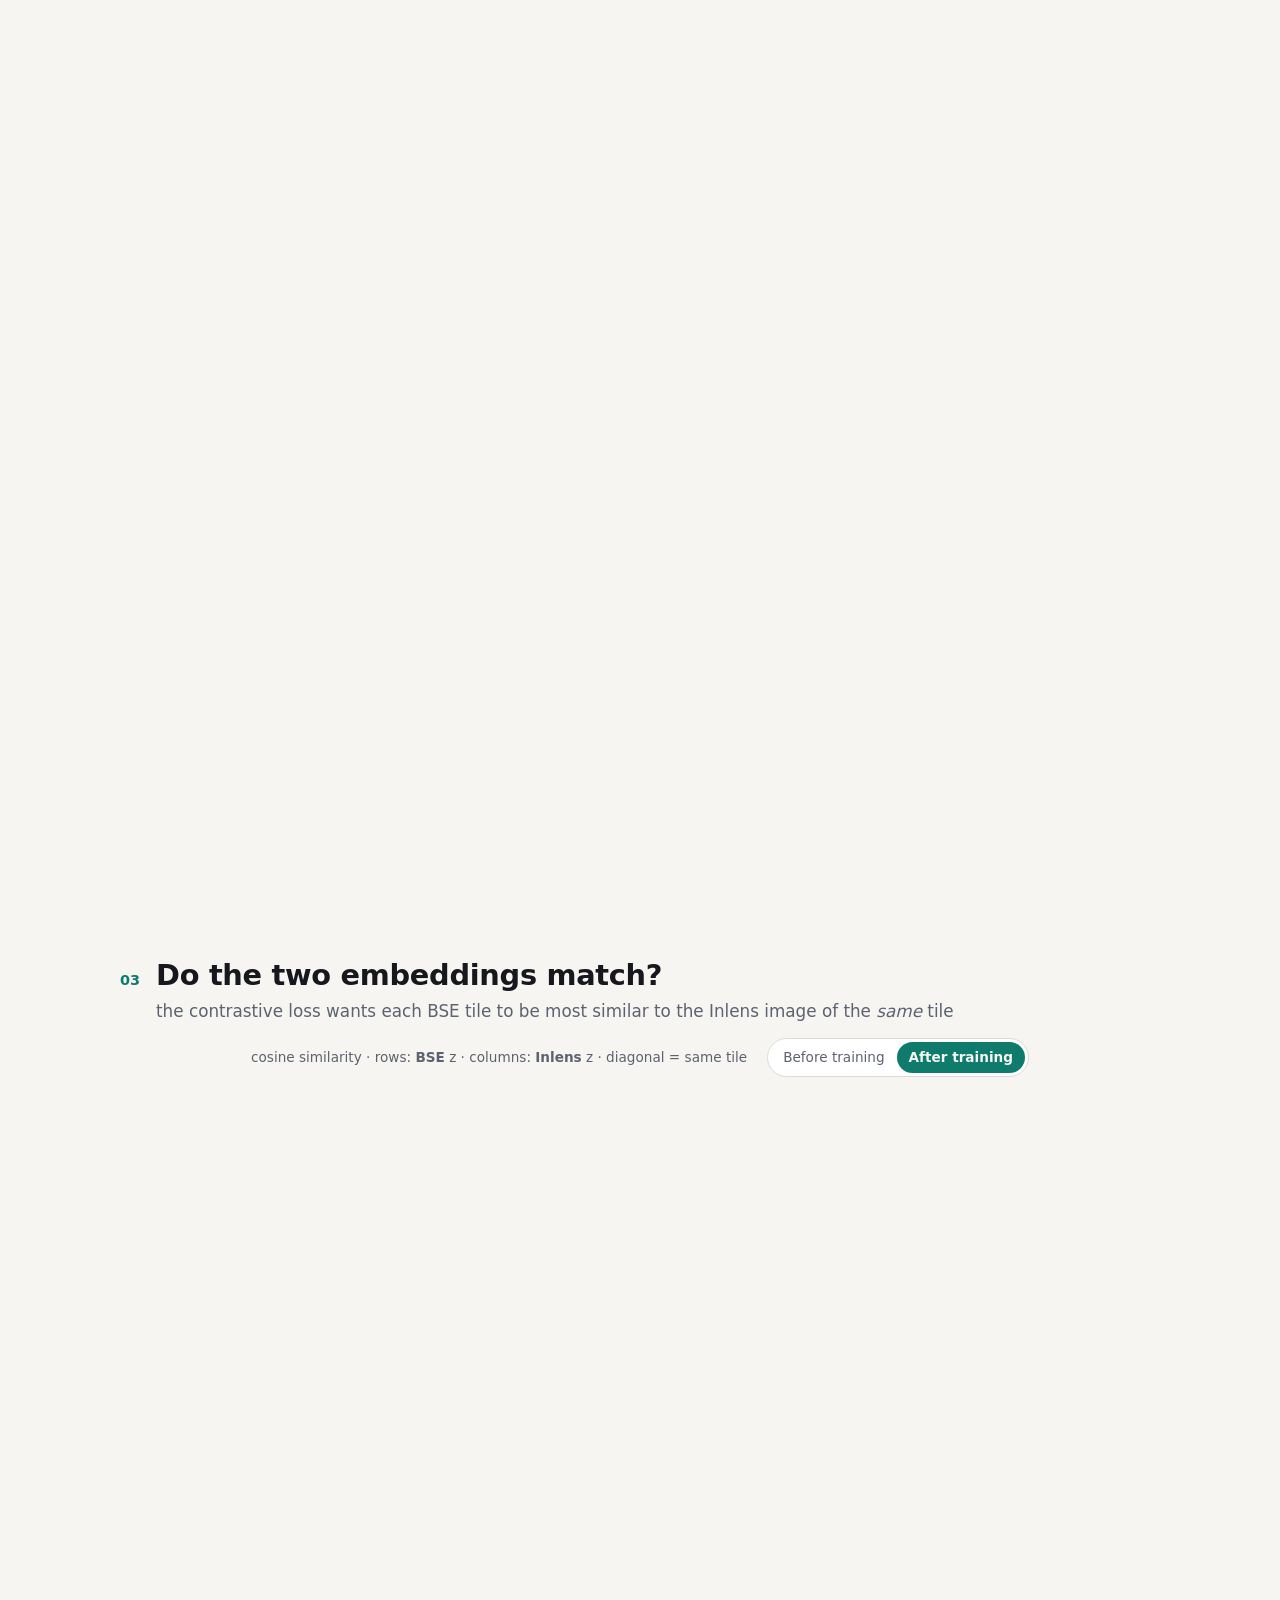
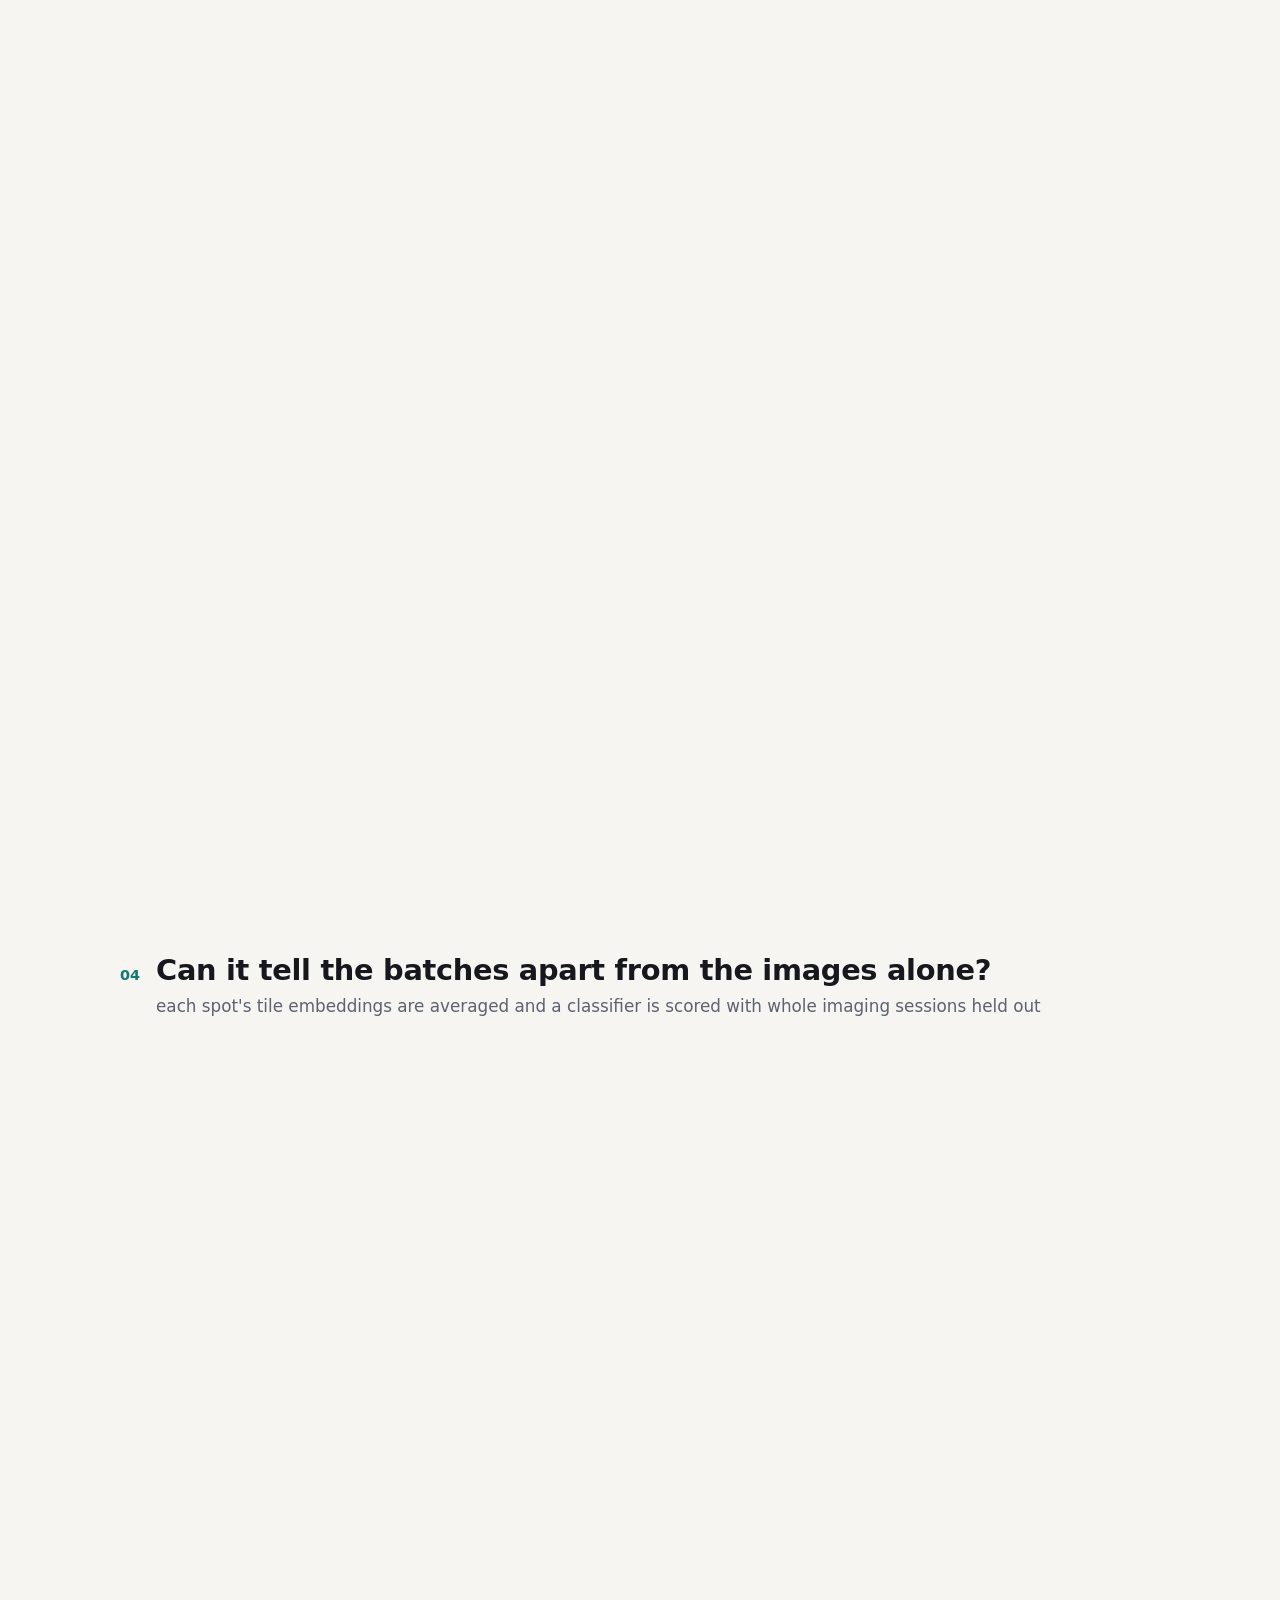
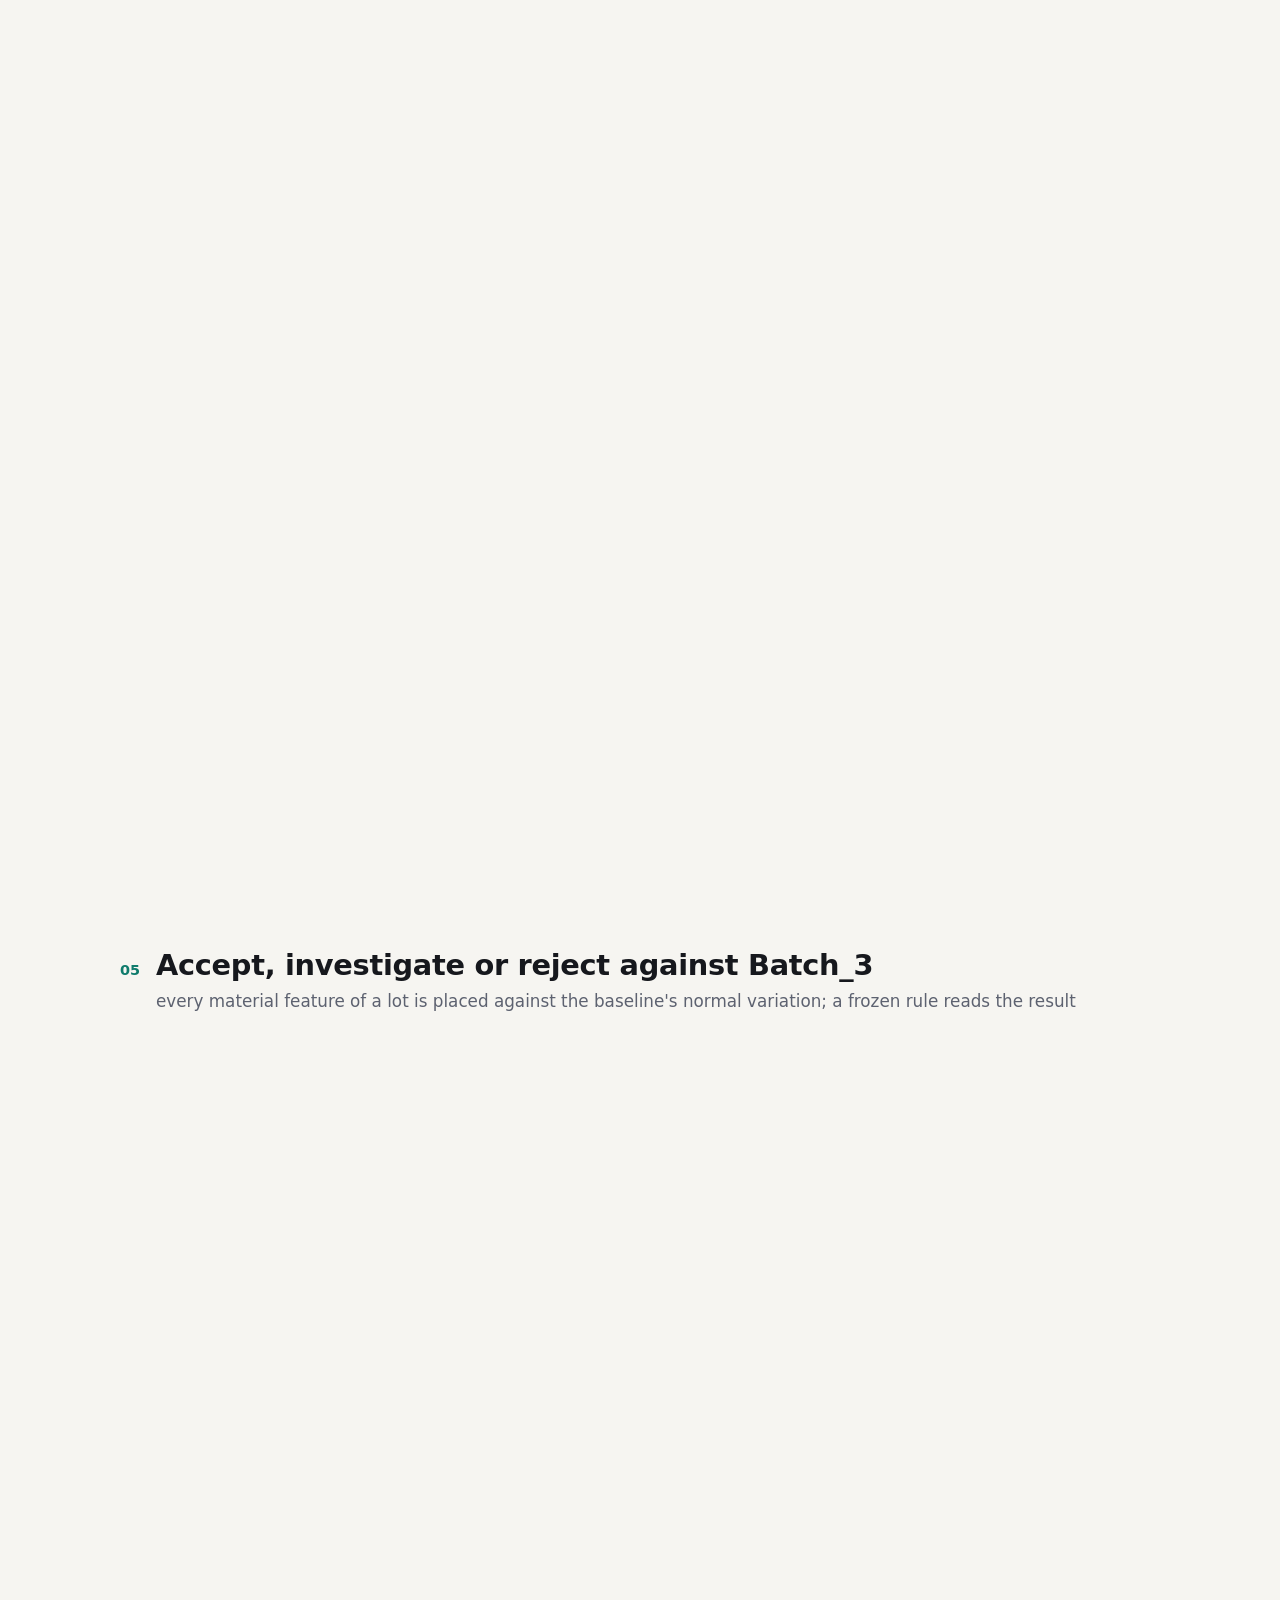
<file: dashboard/site/_shot.html>
<!doctype html>
<html lang="en">
<head>
<meta charset="utf-8">
<meta name="viewport" content="width=device-width, initial-scale=1">
<title>losslarp pipeline</title>
<link rel="stylesheet" href="style.css">
</head>
<body>

<nav class="topbar" aria-label="Pipeline map">
  <a class="brand" href="#top">losslarp<span>V2</span></a>
  <ol class="pipemap" id="pipemap"></ol>
  <span class="pipe-now" id="pipe-now"></span>
  <div class="progress"><i id="progress"></i></div>
</nav>

<header class="hero" id="top">
  <div class="hero-text">
    <p class="kicker">Battery-electrode SEM · Polaron Track 4</p>
    <h1>From a raw microscope image<br>to a material embedding</h1>
    <p class="lede">Follow one real spot, <span id="hero-spot"></span>, through the pipeline: first every image is made fair
      to compare, then a CNN learns what the material looks like by matching what two different detectors see of the
      same tile.</p>
  </div>
  <ol class="overview" id="overview" aria-label="Pipeline stages"></ol>
  <p class="hint"><span class="cue" aria-hidden="true">↓</span> Scroll, press <kbd>→</kbd> / <kbd>←</kbd>, or use
    <b>Next</b> and <b>Play</b> on each step. Click any stage above to jump to it.</p>
</header>

<!-- 01 ─ preprocessing ------------------------------------------------------------------------------------- -->
<section class="scrolly" id="prep">
  <div class="sticky">
    <div class="visual">
      <div class="sec-head">
        <span class="sec-num">01</span>
        <div><h2>Make every image fair</h2>
          <p>so a difference between two spots means different material, not a different microscope session</p></div>
      </div>

      <div class="stage" id="prep-stage" data-step="0">
        <!-- raw frames + crop -->
        <div class="layer" data-show="0 1">
          <div class="frames" id="frames"></div>
        </div>
        <!-- anchor -->
        <div class="layer" data-show="2">
          <div class="win"><img id="anchor-raw" alt=""><img id="anchor-done" class="over" alt="">
            <span class="tag" id="tag-anchor"></span></div>
          <figure class="chart"><svg id="anchor-svg" viewBox="0 0 1000 250" preserveAspectRatio="none"></svg>
            <figcaption id="anchor-legend" class="legend"></figcaption></figure>
        </div>
        <!-- noise -->
        <div class="layer" data-show="3">
          <div class="pair">
            <figure class="win"><img id="noise-before" class="pix" alt=""><span class="tag">BEFORE · as recorded</span>
              <figcaption id="noise-before-cap"></figcaption></figure>
            <figure class="win"><img id="noise-after" class="pix" alt=""><span class="tag">AFTER · noise topped up</span>
              <figcaption id="noise-after-cap"></figcaption></figure>
          </div>
        </div>
        <!-- rank -->
        <div class="layer" data-show="4">
          <div class="rank-row"><div class="win"><img id="rank-inl-raw" alt=""><img id="rank-inl" class="over" alt="">
              <span class="tag" id="tag-inl"></span></div>
            <div class="hist-cell"><svg class="minihist" id="rank-inl-hist" viewBox="0 0 200 80" preserveAspectRatio="none"></svg><small>Inlens grey-level histogram</small></div></div>
          <div class="rank-row"><div class="win"><img id="rank-se-raw" alt=""><img id="rank-se" class="over" alt="">
              <span class="tag" id="tag-se"></span></div>
            <div class="hist-cell"><svg class="minihist" id="rank-se-hist" viewBox="0 0 200 80" preserveAspectRatio="none"></svg><small>SE grey-level histogram</small></div></div>
        </div>
        <!-- segment + tile -->
        <div class="layer" data-show="5 6">
          <div class="win" id="seg-win"><img id="seg-bse" alt=""><img id="seg-overlay" class="over" alt="">
            <svg id="grid-svg" class="over" preserveAspectRatio="none"></svg><span class="tag" id="tag-seg"></span></div>
          <div class="seg-legend" id="seg-legend"></div>
          <div class="planes" id="planes"></div>
        </div>
      </div>
    </div>

    <aside class="card" id="prep-card"><div class="card-main"></div><div class="card-foot"></div></aside>
  </div>
</section>

<!-- 02 ─ the kernel ----------------------------------------------------------------------------------------- -->
<section class="scrolly" id="kernel">
  <div class="sticky">
    <div class="visual">
      <div class="sec-head">
        <span class="sec-num">02</span>
        <div><h2>One tile, two detectors, one kernel</h2>
          <p id="kernel-sub">the same learned 3×3 kernel slides over the BSE and the Inlens image of the same tile</p></div>
      </div>

      <div class="kernel-grid">
        <div class="det" data-det="bse">
          <h3><i class="sw bse"></i>BSE <small>backscattered electrons: composition</small></h3>
          <div class="scan">
            <div class="cwrap"><canvas class="in"></canvas><span class="tag tag-in"></span></div>
            <span class="arrow">→</span>
            <div class="cwrap"><canvas class="fm"></canvas><span class="tag tag-fm"></span></div>
          </div>
          <div class="math"></div>
          <div class="stages"></div>
          <div class="zwrap"><span class="zlab"></span><canvas class="zbar"></canvas></div>
        </div>
        <div class="det" data-det="inlens">
          <h3><i class="sw inlens"></i>Inlens <small>secondary electrons: surface &amp; edges</small></h3>
          <div class="scan">
            <div class="cwrap"><canvas class="in"></canvas><span class="tag tag-in"></span></div>
            <span class="arrow">→</span>
            <div class="cwrap"><canvas class="fm"></canvas><span class="tag tag-fm"></span></div>
          </div>
          <div class="math"></div>
          <div class="stages"></div>
          <div class="zwrap"><span class="zlab"></span><canvas class="zbar"></canvas></div>
        </div>
      </div>
    </div>

    <aside class="card" id="kernel-card"><div class="card-main"></div><div class="card-foot"></div></aside>
  </div>
</section>

<!-- 03 ─ matching ------------------------------------------------------------------------------------------- -->
<section class="scrolly" id="match">
  <div class="sticky">
    <div class="visual">
      <div class="sec-head">
        <span class="sec-num">03</span>
        <div><h2>Do the two embeddings match?</h2>
          <p>the contrastive loss wants each BSE tile to be most similar to the Inlens image of the <em>same</em> tile</p></div>
      </div>

      <div class="matrix-wrap">
        <div class="mx-head">
          <p class="mx-cap">cosine similarity · rows: <b>BSE</b> z · columns: <b>Inlens</b> z · diagonal = same tile</p>
          <div class="toggle" role="group" aria-label="Model weights">
            <button type="button" data-net="untrained">Before training</button>
            <button type="button" data-net="trained" aria-pressed="true">After training</button>
          </div>
        </div>
        <canvas id="matrix"></canvas>
        <p class="note" id="match-note"></p>
      </div>
    </div>

    <aside class="card" id="match-card">
      <div class="card-main"></div>
      <div class="extra">
        <dl class="stats" id="match-stats"></dl>
        <div class="scale"><canvas id="scale"></canvas><div id="scale-labels"></div></div>
        <div class="key" id="match-key" data-step="0">
          <span><i class="dot" style="background:var(--accent)"></i>tile from a spot the model never trained on</span>
          <span class="k2"><i class="dot" style="background:var(--good)"></i>row's best match is the true partner</span>
          <span class="k2"><i class="dot" style="background:var(--bad)"></i>row's best match is another tile</span>
        </div>
      </div>
      <div class="card-foot"></div>
    </aside>
  </div>
</section>

<!-- 04 ─ batch test ----------------------------------------------------------------------------------------- -->
<section class="scrolly" id="batch">
  <div class="sticky">
    <div class="visual">
      <div class="sec-head">
        <span class="sec-num">04</span>
        <div><h2>Can it tell the batches apart from the images alone?</h2>
          <p>each spot's tile embeddings are averaged and a classifier is scored with whole imaging sessions held out</p></div>
      </div>
      <div class="stage res-stage" id="batch-stage" data-step="0">
        <div class="layer" data-show="0"><div class="bars" id="batch-bars"></div>
          <p class="note">balanced accuracy, leave one session out · black tick = chance (0.33) · red tick = what the imaging descriptors alone score (black level, contrast, noise: the bar any material signal must clear) · "mixed" = accuracy on spots whose session holds more than one batch, where imaging cannot be the cue · the highlighted row is the encoder used on this page</p></div>
        <div class="layer" data-show="1"><div id="batch-conf"></div><dl class="stats" id="batch-conf-stats"></dl></div>
        <div class="layer" data-show="2"><div class="tcards" id="batch-test"></div></div>
      </div>
    </div>
    <aside class="card" id="batch-card"><div class="card-main"></div><div class="card-foot"></div></aside>
  </div>
</section>

<!-- 05 ─ verdict -------------------------------------------------------------------------------------------- -->
<section class="scrolly" id="verdict">
  <div class="sticky">
    <div class="visual">
      <div class="sec-head">
        <span class="sec-num">05</span>
        <div><h2>Accept, investigate or reject against Batch_3</h2>
          <p>every material feature of a lot is placed against the baseline's normal variation; a frozen rule reads the result</p></div>
      </div>
      <div class="stage res-stage" id="verdict-stage" data-step="0">
        <div class="layer" data-show="0"><div class="lots2" id="verdict-kpis"></div>
          <p class="note">dot = lot mean minus baseline mean in baseline SD · line = 90 % interval (session-aware) · shaded = ±1.5 SD, the margin</p></div>
        <div class="layer" data-show="1"><div class="lots2" id="verdict-decide"></div></div>
        <div class="layer" data-show="2"><div class="lots3" id="verdict-test"></div>
          <p class="note">one site each: the rule returns INSUFFICIENT DATA, the features are still placed against the baseline</p></div>
      </div>
    </div>
    <aside class="card" id="verdict-card"><div class="card-main"></div><div class="card-foot"></div></aside>
  </div>
</section>

<!-- 06 ─ battery sliders ------------------------------------------------------------------------------------ -->
<section class="scrolly" id="sliders">
  <div class="sticky">
    <div class="visual">
      <div class="sec-head">
        <span class="sec-num">06</span>
        <div><h2>What the science expects for the battery</h2>
          <p>six properties, each a cited, weighted combination of the measured feature shifts; nothing here is a prediction of cycle life</p></div>
      </div>
      <div class="stage res-stage" id="sliders-stage" data-step="0">
        <div class="layer" data-show="0 1 2"><div class="slider-wrap">
          <div class="slider-lots" id="slider-lots"></div>
          <div class="bars" id="slider-rows"></div>
          <div id="slider-contrib"></div></div></div>
      </div>
    </div>
    <aside class="card" id="sliders-card">
      <div class="card-main"></div>
      <div class="extra"><div class="key">
        <span><i class="dot" style="background:color-mix(in srgb, var(--accent) 40%, transparent)"></i>Batch_3 spots, interquartile range</span>
        <span><i class="dot" style="background:var(--c1)"></i>Batch_1 median and IQR &nbsp; <i class="dot" style="background:var(--c2)"></i>Batch_2</span>
        <span><i class="dot" style="background:var(--accent)"></i>model score and 90 % interval for the selected lot</span></div></div>
      <div class="card-foot"></div>
    </aside>
  </div>
</section>

<!-- 07 ─ why ------------------------------------------------------------------------------------------------ -->
<section class="scrolly" id="why">
  <div class="sticky">
    <div class="visual">
      <div class="sec-head">
        <span class="sec-num">07</span>
        <div><h2>Why the network said that</h2>
          <p>the call of one spot taken apart: named features, where in the image, which spots it resembles, and what happens when a material is removed</p></div>
      </div>
      <div class="stage res-stage" id="why-stage" data-step="0">
        <div class="why-top"><label>spot <select id="why-spot"></select></label><span id="why-head"></span></div>
        <div class="layer" data-show="0"><div id="why-decomp"></div></div>
        <div class="layer" data-show="1"><div id="why-heat"></div></div>
        <div class="layer" data-show="2"><div id="why-nb"></div></div>
        <div class="layer" data-show="3"><div id="why-abl"></div></div>
      </div>
    </div>
    <aside class="card" id="why-card"><div class="card-main"></div><div class="extra"><dl class="stats" id="why-stats"></dl></div><div class="card-foot"></div></aside>
  </div>
</section>

<footer class="next" id="next">
  <p class="kicker">End of the pipeline</p>
  <h2>Every number on this page comes from a file the code wrote</h2>
  <p>preprocessing/ → cnn/tile_features → cnn/train → cnn/embed → cnn/probe_features · cnn/predict · cnn/explain · qc/verdict · qc/impacts.
    Rebuild with <code>python dashboard/build.py --run k7</code>.</p>
  <p class="built" id="built"></p>
</footer>

<script src="pipeline.js"></script>
<script src="app.js"></script><script>window.addEventListener('load',()=>{setTimeout(()=>{document.documentElement.style.scrollBehavior='auto';const el=document.getElementById('batch');window.scrollTo(0,el.offsetTop+0.12*(el.offsetHeight-innerHeight));document.title='scrolled '+scrollY;},300);});</script>
</body>
</html>
</file>
<file: demo/demo.css>
/* Colours match the team page (dashboard/site/style.css). */
:root {
  --bg: #f6f5f1; --surface: #ffffff; --ink: #16181d; --muted: #5d6270; --line: #dcdad3; --accent: #0f7b6c;
  --bse: #4f5bd5; --inlens: #d9622b; --se: #5f9a2e; --pore: #2878ff; --si: #e0a400;
  --c1: #4f5bd5; --c2: #d9622b; --c3: #12937f;
  --shade: rgba(246, 245, 241, 0.78);
  --good: #12937f; --bad: #c2410c;
  --shadow: 0 1px 2px rgba(0, 0, 0, .06), 0 8px 24px rgba(0, 0, 0, .06);
  color-scheme: light;
}
@media (prefers-color-scheme: dark) {
  :root:not([data-theme="light"]) {
    --bg: #0e1013; --surface: #171a1f; --ink: #e9eaee; --muted: #9aa0ad; --line: #2a2f37;
    --accent: #3cc7b0; --bse: #8f98ff; --inlens: #ff8f5a; --se: #9ad15f; --pore: #4d93ff; --si: #ffc22e;
    --c1: #8f98ff; --c2: #ff8f5a; --c3: #3cc7b0; --shade: rgba(14, 16, 19, 0.8);
    --good: #3cc7b0; --bad: #ff7a45; --shadow: 0 1px 2px rgba(0, 0, 0, .4), 0 8px 24px rgba(0, 0, 0, .35);
    color-scheme: dark;
  }
}
:root[data-theme="dark"] {
  --bg: #0e1013; --surface: #171a1f; --ink: #e9eaee; --muted: #9aa0ad; --line: #2a2f37;
  --accent: #3cc7b0; --bse: #8f98ff; --inlens: #ff8f5a; --se: #9ad15f; --pore: #4d93ff; --si: #ffc22e;
  --c1: #8f98ff; --c2: #ff8f5a; --c3: #3cc7b0; --shade: rgba(14, 16, 19, 0.8);
  --good: #3cc7b0; --bad: #ff7a45; --shadow: 0 1px 2px rgba(0, 0, 0, .4), 0 8px 24px rgba(0, 0, 0, .35);
  color-scheme: dark;
}

* { box-sizing: border-box; }
html, body { height: 100%; }
body {
  margin: 0; background: var(--bg); color: var(--ink); overflow: hidden;
  font: 16px/1.4 ui-sans-serif, system-ui, -apple-system, "Segoe UI", Roboto, sans-serif;
  -webkit-font-smoothing: antialiased;
  display: grid; place-items: center;
}
img, canvas, svg { display: block; }
h1, h2, h3, h4 { margin: 0; letter-spacing: -0.01em; }
.num { font-variant-numeric: tabular-nums; }
a { color: var(--accent); }

/* fixed 16:9 stage; sizes are in container units so everything scales with it */
.deck {
  position: relative; width: min(100vw, 177.78vh); height: min(100vh, 56.25vw); overflow: hidden;
  background: var(--bg); container-type: size; font-size: 1.3cqw;
}
.slide {
  position: absolute; inset: 0; padding: 4.5cqw 5cqw 5cqw; display: flex; flex-direction: column; gap: 2cqw;
  opacity: 0; visibility: hidden; transform: translateX(2cqw); transition: opacity .45s ease, transform .45s ease, visibility 0s .45s;
}
.slide.on { opacity: 1; visibility: visible; transform: none; transition: opacity .45s ease, transform .45s ease, visibility 0s; }
.slide.out { transform: translateX(-2cqw); }
.slide h2 { font-size: 3.4cqw; line-height: 1.1; }
.slide h2 small { display: block; margin-top: .4cqw; font-size: 1.45cqw; font-weight: 400; color: var(--muted); letter-spacing: 0; }
.head { display: flex; align-items: flex-end; justify-content: space-between; gap: 2cqw; }
.body { flex: 1; min-height: 0; display: grid; gap: 2cqw; align-items: stretch; overflow: hidden; }
.body > * { min-height: 0; }
.foot { display: flex; gap: 1cqw; flex-wrap: wrap; min-height: 3cqw; }

/* .b elements appear when their build is reached */
.b { opacity: 0; transform: translateY(1cqw); transition: opacity .5s ease, transform .5s ease; }
.b.on { opacity: 1; transform: none; }

.chip {
  display: inline-flex; align-items: baseline; gap: .6cqw; padding: .6cqw 1.1cqw; border-radius: 999px; font-size: 1.15cqw;
  background: var(--surface); box-shadow: var(--shadow); border: 1px solid var(--line); white-space: nowrap;
}
.chip b { font-size: 1.5cqw; font-variant-numeric: tabular-nums; }
.chip.ok b { color: var(--good); } .chip.bad b { color: var(--bad); } .chip.me { border-color: var(--accent); }
.tag {
  position: absolute; left: .8cqw; top: .8cqw; z-index: 1; padding: .25cqw .7cqw; border-radius: .4cqw; font-size: .95cqw; font-weight: 700;
  letter-spacing: .04em; color: #fff; background: rgba(0, 0, 0, .55);
}
.tag.bl { top: auto; bottom: .6cqw; left: .6cqw; }
.sw { display: inline-block; width: .9cqw; height: .9cqw; border-radius: .2cqw; margin-right: .5cqw; vertical-align: -.05cqw; }

/* progress + counter */
.progress { position: absolute; left: 0; right: 0; bottom: 0; height: .35cqw; background: var(--line); }
.progress i { display: block; height: 100%; width: 0; background: var(--accent); transition: width .4s ease; }
.counter { position: absolute; right: 1.6cqw; bottom: 1cqw; font-size: 1cqw; color: var(--muted); font-variant-numeric: tabular-nums; }

/* ---- title ---- */
.title { justify-content: center; align-items: flex-start; }
.title h1 { font-size: 7cqw; line-height: 1; letter-spacing: -.03em; }
.title .lede { font-size: 2cqw; max-width: 60cqw; color: var(--muted); margin: 0; }
.title .team { font-size: 1.3cqw; color: var(--muted); }
.title .strip { display: flex; gap: 1cqw; margin-top: 1.5cqw; }
.title .strip img { height: 9cqw; width: auto; border-radius: .6cqw; box-shadow: var(--shadow); }

/* ---- lanes ---- */
#lanes .body { grid-template-columns: 1fr; }
.lanes { display: flex; flex-direction: column; justify-content: center; gap: 4px; min-height: 0; }
.lane { display: flex; align-items: center; gap: .6cqw; opacity: 0; transition: opacity .4s; }
.lane.on { opacity: 1; }
.lane .ln { width: 30px; text-align: right; font-size: .9cqw; color: var(--muted); font-variant-numeric: tabular-nums; }
.lane img { height: var(--rh, 30px); width: auto; border-bottom: 4px solid; }
.lane img.touch { margin-right: -.6cqw; }

/* ---- preprocessing ---- */
#prep .body { grid-template-columns: 1.15fr 1fr; }
.frames { display: flex; flex-direction: column; gap: .8cqw; justify-content: center; align-self: center; }
.frame { position: relative; border-radius: .6cqw; overflow: hidden; box-shadow: var(--shadow); background: #000; }
.frame img { width: 100%; height: auto; }
.frame svg { position: absolute; inset: 0; width: 100%; height: 100%; opacity: 0; transition: opacity .6s; }
.frame svg.on { opacity: 1; }
.panels { position: relative; }
.panel { position: absolute; inset: 0; display: flex; flex-direction: column; gap: .8cqw; opacity: 0; transition: opacity .45s; }
.panel.on { opacity: 1; }
.win { position: relative; border-radius: .6cqw; overflow: hidden; box-shadow: var(--shadow); background: #000; flex: 1; min-height: 0; }
.win img { position: absolute; inset: 0; width: 100%; height: 100%; object-fit: cover; }
.win img.over { opacity: 0; }
.win svg { position: absolute; inset: 0; width: 100%; height: 100%; }
.win svg rect { fill: none; stroke: #fff; stroke-width: 2; opacity: 0; transition: opacity .25s; }
.win svg rect.on { opacity: .7; }
.win svg rect.chosen.on { stroke: var(--accent); stroke-width: 4; opacity: 1; fill: color-mix(in srgb, var(--accent) 22%, transparent); }
.pair { display: grid; grid-template-columns: 1fr 1fr; gap: .8cqw; flex: 1; min-height: 0; }
.pair .win img { image-rendering: pixelated; }
.planes { display: grid; grid-template-columns: repeat(5, 1fr); gap: .6cqw; }
.planes figure { margin: 0; }
.planes img { width: 100%; aspect-ratio: 1; object-fit: cover; border-radius: .4cqw; box-shadow: var(--shadow); }
.planes figcaption { font-size: .95cqw; color: var(--muted); text-align: center; margin-top: .3cqw; }
.steps { display: flex; gap: .6cqw; flex-wrap: wrap; }
.steps span { padding: .4cqw .9cqw; border-radius: 999px; border: 1px solid var(--line); font-size: 1.05cqw; color: var(--muted); transition: all .3s; }
.steps span.on { background: var(--accent); border-color: var(--accent); color: var(--bg); font-weight: 700; }
.steps span.done { border-color: transparent; background: color-mix(in srgb, var(--accent) 16%, transparent); color: var(--ink); }

/* ---- V1 / V2 ---- */
#v1 .body { grid-template-columns: 1fr 1fr; }
#v2 .body { grid-template-columns: 1fr 1fr; }
.scan { display: grid; grid-template-rows: auto 1fr; gap: 1cqw; min-height: 0; }
.ins { display: flex; gap: 1cqw; justify-content: center; }
.cwrap { position: relative; border-radius: .6cqw; overflow: hidden; box-shadow: var(--shadow); background: #000; }
.fmwrap { display: flex; justify-content: center; align-items: center; min-height: 0; }
.loss { display: grid; grid-template-rows: auto 1fr; gap: 1cqw; min-height: 0; }
.zrow { display: grid; grid-template-columns: 6cqw 1fr; gap: .8cqw; align-items: center; font-size: 1.1cqw; }
.zrow .zl { font-weight: 700; }
.zrow canvas { width: 100%; height: 3.2cqw; }
.mxwrap { display: flex; justify-content: center; align-items: center; min-height: 0; }
.stack { position: relative; display: flex; gap: 1cqw; justify-content: center; align-items: center; transition: gap .8s ease; }
.stack.on { gap: 0; }
.stack .cwrap { transition: transform .8s ease, box-shadow .8s ease; }
.stack.on .cwrap:nth-child(1) { transform: translate(1.2cqw, -1.2cqw); }
.stack.on .cwrap:nth-child(3) { transform: translate(-1.2cqw, 1.2cqw); }
.key { display: flex; gap: 1.2cqw; flex-wrap: wrap; font-size: 1.05cqw; color: var(--muted); align-items: center; }
.kbox { display: inline-block; width: 1cqw; height: 1cqw; border-radius: .2cqw; border: .15cqw solid var(--muted); margin-right: .4cqw; vertical-align: -.1cqw; }
.kbox.spot { border-color: var(--line); background: repeating-linear-gradient(135deg, rgba(127,127,127,.7) 0 1.5px, transparent 1.5px 4px); }

/* ---- performance ---- */
#perf .body { grid-template-columns: minmax(0, 1fr) minmax(0, 1.1fr); }
.bars { display: flex; flex-direction: column; gap: 1.2cqw; justify-content: center; }
.brow { display: grid; grid-template-columns: 11cqw 1fr 9cqw; gap: 1cqw; align-items: center; font-size: 1.2cqw; }
.brow .bl { font-weight: 700; } .brow .bl small { display: block; font-weight: 400; color: var(--muted); font-size: .95cqw; }
.brow.me .bl { color: var(--accent); }
.bt { position: relative; height: 1.6cqw; background: color-mix(in srgb, var(--line) 60%, transparent); border-radius: .3cqw; }
.bt i { position: absolute; left: 0; top: 0; bottom: 0; width: 0; background: var(--muted); border-radius: .3cqw; transition: width .9s ease; }
.on .bt i, .bt.go i { width: var(--w); }
.brow.me .bt i { background: var(--accent); }
.brow.ref .bl, .brow.ref .bv { color: var(--muted); }
.bt em { position: absolute; top: -.3cqw; bottom: -.3cqw; width: .18cqw; background: var(--ink); opacity: .7; }
.bt .ci { position: absolute; top: 50%; height: .18cqw; margin-top: -.09cqw; background: var(--ink); opacity: .8; }
.bt .ci::before, .bt .ci::after { content: ""; position: absolute; top: -.5cqw; width: .14cqw; height: 1.2cqw; background: var(--ink); }
.bt .ci::before { left: 0; } .bt .ci::after { right: 0; }
.brow .bv { font-size: 1.5cqw; font-weight: 700; } .brow .bv small { display: block; font-size: .95cqw; font-weight: 400; color: var(--muted); }
.axis { display: grid; grid-template-columns: 11cqw 1fr 9cqw; gap: 1cqw; font-size: .95cqw; color: var(--muted); }
.axis div { position: relative; height: 1.4cqw; } .axis div span { position: absolute; transform: translateX(-50%); white-space: nowrap; }
.perf-right { display: grid; min-width: 0; align-content: center; }
.perf-right > * { grid-area: 1 / 1; min-width: 0; }
.cm-pair { display: grid; grid-template-columns: 1fr 1fr; gap: 2cqw; align-content: center; }
.cm h4 { font-size: 1.3cqw; margin-bottom: .6cqw; } .cm.me h4 { color: var(--accent); } .cm.ref h4 { color: var(--muted); }
.cmg { display: grid; grid-template-columns: 2.4cqw repeat(3, 1fr) 3.6cqw; gap: .35cqw; align-items: center; }
.cmg .ch, .cmg .rh { font-size: 1cqw; font-weight: 700; text-align: center; }
.cmg .cell { aspect-ratio: 1; display: grid; place-items: center; border-radius: .4cqw; font-size: 1.5cqw; font-weight: 700;
  background: color-mix(in srgb, var(--bad) calc(var(--a) * 70%), var(--surface)); }
.cmg .cell.diag { background: color-mix(in srgb, var(--accent) calc(var(--a) * 85%), var(--surface)); }
.cmg .rec { font-size: 1cqw; color: var(--muted); text-align: right; }
.cmnote { grid-column: 1 / -1; font-size: 1cqw; color: var(--muted); margin-top: .4cqw; }
.tcards { display: grid; grid-template-columns: 1fr; gap: .8cqw; align-content: center; min-width: 0; }
.tcards.two { grid-template-columns: 1fr 1fr; }
.tcard { padding: .5cqw 1cqw; border-radius: .8cqw; background: var(--surface); box-shadow: var(--shadow); min-width: 0; }
.tcard h4 { font-size: 1.2cqw; margin-bottom: 0; display: flex; justify-content: space-between; align-items: baseline; gap: .5cqw; white-space: nowrap; }
.tcard h4 small { color: var(--muted); font-weight: 400; font-size: 1cqw; }
.tcard .truth { font-weight: 700; }
.trow { display: grid; grid-template-columns: 8cqw 1fr 1.8cqw; gap: .6cqw; align-items: center; font-size: .95cqw; margin-top: .15cqw; }
.trow .who { font-weight: 700; color: var(--muted); } .trow.best .who { color: var(--accent); }
.trow .mark { font-size: 1.4cqw; text-align: center; }
.trow .mark.ok { color: var(--good); } .trow .mark.bad { color: var(--bad); }
.pb { display: flex; gap: .2cqw; height: .85cqw; }
.pb i { height: 100%; border-radius: .2cqw; opacity: .35; transition: flex-basis .8s ease; flex: 0 0 var(--w); }
.pb i.call { opacity: 1; }
.trow small { display: block; color: var(--muted); font-size: .8cqw; white-space: nowrap; margin-top: .1cqw; }

/* ---- harness ---- */
#harness .body { grid-template-columns: 1fr; align-content: center; }
.flow { display: flex; align-items: center; justify-content: center; gap: 1.2cqw; }
.fstep { flex: 1; max-width: 19cqw; padding: 1.6cqw 1.4cqw; border-radius: .8cqw; background: var(--surface); box-shadow: var(--shadow);
  display: flex; flex-direction: column; gap: .3cqw; opacity: 0; transform: translateY(1cqw); transition: opacity .5s, transform .5s; }
.fstep.on { opacity: 1; transform: none; }
.fstep b { font-size: 4cqw; line-height: 1; color: var(--accent); font-variant-numeric: tabular-nums; }
.fstep span { font-size: 1.5cqw; font-weight: 700; }
.fstep small { font-size: 1.1cqw; color: var(--muted); }
.farrow { font-style: normal; font-size: 2.4cqw; color: var(--muted); }

/* ---- features ---- */
#feat .body { grid-template-columns: 1fr; }
#feat .brow { grid-template-columns: 22cqw 1fr 9cqw; }
.brow.weak .bt i { background: var(--line); } .brow.weak .bl, .brow.weak .bv { color: var(--muted); }
.trust { display: inline-block; margin-left: .5cqw; padding: .1cqw .5cqw; border-radius: .3cqw; font-size: .85cqw; border: 1px solid var(--line); color: var(--muted); font-weight: 400; }

/* ---- outcomes ---- */
#outc .body { grid-template-columns: 1fr; align-content: center; }
.oaxis h4 { font-size: 1.6cqw; margin-bottom: 1cqw; } .oaxis h4 small { font-weight: 400; color: var(--muted); font-size: 1.1cqw; margin-left: .8cqw; }
.orow { display: grid; grid-template-columns: 30cqw 6cqw 9cqw 1fr; gap: 1cqw; align-items: center; padding: .7cqw 0; border-bottom: 1px solid var(--line); font-size: 1.2cqw; }
.orow.ohead { font-size: 1cqw; color: var(--muted); }
.oc { display: inline-block; font-style: normal; margin: 0 .5cqw .3cqw 0; padding: .2cqw .7cqw; border-radius: .4cqw; font-size: 1.05cqw; }
.oc.good { background: color-mix(in srgb, var(--good) 22%, transparent); } .oc.bad { background: color-mix(in srgb, var(--bad) 22%, transparent); }
.oc small, .orow .none { color: var(--muted); }

@media (prefers-reduced-motion: reduce) {
  *, *::before, *::after { transition: none !important; animation: none !important; }
}

/* ---- combining V1 and V2 ---- */
#fuse .body { grid-template-columns: 1fr; align-content: center; }
.fflow { display: flex; flex-direction: column; gap: 1.6cqw; justify-content: center; align-items: stretch; width: 100%; }
.frow { display: grid; width: 100%; grid-template-columns: minmax(0, 1fr) 2cqw minmax(0, 1.4fr) 2cqw minmax(0, 1fr); gap: 1cqw; align-items: stretch; }
.frow.join { margin-top: .8cqw; }
.fbox { padding: 1cqw 1.2cqw; border-radius: .8cqw; background: var(--surface); box-shadow: var(--shadow); display: flex; flex-direction: column; justify-content: center; gap: .3cqw; }
.fbox b { font-size: 1.35cqw; } .fbox small { font-size: .95cqw; color: var(--muted); }
.fbox.v1 b { color: var(--muted); } .fbox.v2 b { color: var(--c2); } .fbox.vec b { font-variant-numeric: tabular-nums; }
.fbox.op { border: .12cqw solid var(--accent); } .fbox.op b { color: var(--accent); }
.farrow { align-self: center; font-size: 2cqw; color: var(--muted); }
.fcompare h4 { font-size: 1.4cqw; margin-bottom: 1.2cqw; }
.fcompare .brow { grid-template-columns: 26cqw 1fr 6cqw; }
</file>
<file: dashboard/site/style.css>
:root {
  --bg: #f6f5f1;
  --surface: #ffffff;
  --ink: #16181d;
  --muted: #5d6270;
  --line: #dcdad3;
  --accent: #0f7b6c;
  --bse: #4f5bd5;
  --inlens: #d9622b;
  --se: #5f9a2e;
  --pore: #2878ff;
  --si: #e0a400;
  --c1: #4f5bd5;
  --c2: #d9622b;
  --c3: #12937f;
  --shade: rgba(246, 245, 241, 0.78);
  --hatch: rgba(217, 98, 43, 0.55);
  --good: #12937f;
  --bad: #c2410c;
  --shadow: 0 1px 2px rgba(0, 0, 0, .06), 0 8px 24px rgba(0, 0, 0, .06);
  color-scheme: light;
}
@media (prefers-color-scheme: dark) {
  :root:not([data-theme="light"]) {
    --bg: #0e1013; --surface: #171a1f; --ink: #e9eaee; --muted: #9aa0ad; --line: #2a2f37;
    --accent: #3cc7b0; --bse: #8f98ff; --inlens: #ff8f5a; --se: #9ad15f; --pore: #4d93ff; --si: #ffc22e;
    --c1: #8f98ff; --c2: #ff8f5a; --c3: #3cc7b0; --shade: rgba(14, 16, 19, 0.8); --hatch: rgba(255, 143, 90, 0.55);
    --good: #3cc7b0; --bad: #ff7a45; --shadow: 0 1px 2px rgba(0, 0, 0, .4), 0 8px 24px rgba(0, 0, 0, .35);
    color-scheme: dark;
  }
}
:root[data-theme="dark"] {
  --bg: #0e1013; --surface: #171a1f; --ink: #e9eaee; --muted: #9aa0ad; --line: #2a2f37;
  --accent: #3cc7b0; --bse: #8f98ff; --inlens: #ff8f5a; --se: #9ad15f; --pore: #4d93ff; --si: #ffc22e;
  --c1: #8f98ff; --c2: #ff8f5a; --c3: #3cc7b0; --shade: rgba(14, 16, 19, 0.8); --hatch: rgba(255, 143, 90, 0.55);
  --good: #3cc7b0; --bad: #ff7a45; --shadow: 0 1px 2px rgba(0, 0, 0, .4), 0 8px 24px rgba(0, 0, 0, .35);
  color-scheme: dark;
}

* { box-sizing: border-box; }
html { scroll-behavior: smooth; }
body {
  margin: 0; background: var(--bg); color: var(--ink);
  font: 16px/1.5 ui-sans-serif, system-ui, -apple-system, "Segoe UI", Roboto, sans-serif;
  -webkit-font-smoothing: antialiased;
}
img, canvas, svg { display: block; }
h1, h2, h3 { margin: 0; letter-spacing: -0.01em; }
button { font: inherit; }
.kicker { margin: 0 0 .5rem; font-size: .78rem; letter-spacing: .08em; text-transform: uppercase; color: var(--accent); font-weight: 600; }
.num { font-variant-numeric: tabular-nums; }
kbd {
  font: inherit; font-size: .82em; padding: 0 6px; border: 1px solid var(--line); border-bottom-width: 2px;
  border-radius: 5px; background: var(--surface); color: var(--ink);
}

/* top bar: the pipeline map ------------------------------------------------------------------------------- */
.topbar {
  position: fixed; inset: 0 0 auto 0; z-index: 20; height: 48px; padding: 0 20px;
  display: flex; align-items: center; gap: 20px;
  background: color-mix(in srgb, var(--bg) 88%, transparent); backdrop-filter: blur(10px);
  border-bottom: 1px solid var(--line);
}
.brand { font-weight: 700; color: var(--ink); text-decoration: none; flex: none; }
.brand span { color: var(--accent); }
.pipemap { display: flex; align-items: center; gap: 0; margin: 0; padding: 0; list-style: none; min-width: 0; }
.pipemap li { display: flex; align-items: center; }
.pipemap li + li::before { content: "→"; color: var(--line); font-size: .8rem; margin: 0 2px; }
.pipemap button {
  display: flex; align-items: center; gap: 7px; padding: 3px 9px 3px 3px; border: 0; border-radius: 999px;
  background: none; color: var(--muted); font-size: .82rem; cursor: pointer; white-space: nowrap;
}
.pipemap img { width: 24px; height: 24px; border-radius: 6px; object-fit: cover; opacity: .45; }
.pipemap li.done img, .pipemap li.on img { opacity: 1; }
.pipemap li.done button { color: var(--ink); }
.pipemap li.on button { background: var(--surface); color: var(--ink); box-shadow: var(--shadow); font-weight: 600; }
.pipe-now { display: none; }
.progress { position: absolute; left: 0; right: 0; bottom: -1px; height: 2px; }
.progress i { display: block; height: 100%; width: 0; background: var(--accent); }

/* hero ---------------------------------------------------------------------------------------------------- */
.hero { min-height: 100svh; padding: 100px 20px 40px; display: flex; flex-direction: column; justify-content: center; gap: 36px; max-width: 1240px; margin: 0 auto; }
.hero h1 { font-size: clamp(2rem, 5vw, 3.4rem); line-height: 1.08; }
.lede { max-width: 680px; font-size: 1.08rem; color: var(--muted); margin: 1rem 0 0; }
.overview { display: grid; grid-template-columns: repeat(6, minmax(0, 1fr)); gap: 12px; margin: 0; padding: 0; list-style: none; counter-reset: stage; }
.overview li { position: relative; counter-increment: stage; }
.overview li + li::before {
  content: "→"; position: absolute; left: -15px; top: 34px; width: 18px; line-height: 18px; text-align: center;
  font-size: .85rem; color: var(--accent); background: var(--bg); border-radius: 50%; z-index: 1;
}
.overview button {
  width: 100%; height: 100%; display: flex; flex-direction: column; gap: 6px; padding: 10px; text-align: left;
  border: 0; border-radius: 10px; background: var(--surface); color: var(--ink); box-shadow: var(--shadow); cursor: pointer;
  transition: transform .15s, box-shadow .15s;
}
.overview button:hover { transform: translateY(-2px); }
.overview img { width: 100%; height: 72px; border-radius: 6px; object-fit: cover; }
.overview b { font-size: .95rem; }
.overview b::before { content: counter(stage, decimal-leading-zero) " · "; color: var(--accent); font-variant-numeric: tabular-nums; }
.hint { margin: 0; color: var(--muted); font-size: .95rem; }
.hint .cue { display: inline-block; margin-right: 4px; color: var(--accent); animation: bob 1.6s ease-in-out infinite; }
@keyframes bob { 50% { transform: translateY(4px); } }

/* scrollytelling scaffold: visual on the left, step card on the right ------------------------------------- */
.scrolly { position: relative; height: calc(var(--steps, 3) * 85svh + 100svh); }
.sticky {
  position: sticky; top: 0; height: 100svh; padding: 64px 20px 20px; max-width: 1240px; margin: 0 auto;
  display: grid; grid-template-columns: minmax(0, 1fr) 320px; gap: 24px;
}
.visual { min-width: 0; min-height: 0; display: grid; grid-template-rows: auto minmax(0, 1fr); gap: 14px; }
.sec-head { display: flex; gap: 16px; align-items: baseline; }
.sec-num { font-size: .9rem; font-weight: 700; color: var(--accent); font-variant-numeric: tabular-nums; }
.sec-head h2 { font-size: clamp(1.3rem, 2.6vw, 1.8rem); }
.sec-head p { margin: 2px 0 0; color: var(--muted); font-size: .95rem; }

.card {
  min-height: 0; display: flex; flex-direction: column; gap: 12px; padding: 18px; border-radius: 12px;
  background: var(--surface); box-shadow: var(--shadow); overflow: auto;
}
.card-main { display: flex; flex-direction: column; gap: 10px; flex: none; }
.card .k { font-size: .75rem; text-transform: uppercase; letter-spacing: .08em; color: var(--accent); font-weight: 700; }
.pills { display: flex; flex-wrap: wrap; gap: 4px; margin: 0; padding: 0; list-style: none; }
.pills button {
  border: 1px solid var(--line); background: none; color: var(--muted); font-size: .74rem; padding: 2px 8px;
  border-radius: 999px; cursor: pointer; font-variant-numeric: tabular-nums;
}
.pills button.done { border-color: transparent; background: color-mix(in srgb, var(--accent) 14%, transparent); color: var(--ink); }
.pills button.on { background: var(--accent); border-color: var(--accent); color: var(--bg); font-weight: 600; }
.caps { display: grid; }
.cap { grid-area: 1 / 1; opacity: 0; transform: translateY(6px); transition: opacity .35s, transform .35s; pointer-events: none; }
.cap.on { opacity: 1; transform: none; pointer-events: auto; }
.cap h3 { font-size: 1.1rem; margin: 0 0 6px; }
.cap p { margin: 0; color: var(--muted); font-size: .92rem; }
.cap .stat {
  display: inline-block; margin-top: 10px; padding: 3px 10px; border-radius: 6px; background: var(--bg);
  border: 1px solid var(--line); font-variant-numeric: tabular-nums; font-size: .85rem; color: var(--ink);
}
.extra { display: flex; flex-direction: column; gap: 10px; padding-top: 12px; border-top: 1px solid var(--line); }
.card-foot {   /* stays visible when the card has to scroll */
  margin-top: auto; display: flex; flex-direction: column; gap: 8px;
  position: sticky; bottom: 0; padding: 8px 0 18px; margin-bottom: -18px; background: var(--surface);
}
.controls { display: flex; gap: 6px; }
.controls button {
  flex: 1; border: 1px solid var(--line); background: var(--bg); color: var(--ink); font-size: .88rem; padding: 7px 8px;
  border-radius: 8px; cursor: pointer; white-space: nowrap;
}
.controls button:hover { border-color: var(--muted); }
.controls .play { background: var(--accent); color: var(--bg); border-color: var(--accent); font-weight: 600; }
.controls .play[aria-pressed="true"] { background: var(--ink); border-color: var(--ink); }
.hint-small { margin: 0; font-size: .75rem; color: var(--muted); text-align: center; }

/* image tags: what you are looking at, before / after ----------------------------------------------------- */
.tag {
  position: absolute; z-index: 1; left: 6px; top: 6px; padding: 2px 8px; border-radius: 5px; font-size: .72rem;
  font-weight: 600; letter-spacing: .01em; background: rgba(0, 0, 0, .62); color: #fff; pointer-events: none;
  max-width: calc(100% - 12px); white-space: nowrap; overflow: hidden; text-overflow: ellipsis;
}
.tag em { font-style: normal; font-weight: 400; opacity: .85; }

/* 01 stage ------------------------------------------------------------------------------------------------ */
.stage { position: relative; min-height: 0; }
.layer {
  position: absolute; inset: 0; display: flex; flex-direction: column; align-items: center; justify-content: center; gap: 14px;
  opacity: 0; visibility: hidden; transition: opacity .45s, visibility .45s;
}
.layer.on { opacity: 1; visibility: visible; }
.frames { display: flex; flex-direction: column; gap: 8px; max-width: 100%; }
.frame { position: relative; }
.frame img { width: 100%; height: auto; border-radius: 4px; }
.frame svg { position: absolute; inset: 0; width: 100%; height: 100%; }
.crop-ov { opacity: 0; transition: opacity .5s; }
.stage[data-step="1"] .crop-ov { opacity: 1; }
.win { position: relative; width: 100%; margin: 0; }
.win img { width: 100%; height: auto; border-radius: 4px; }
.win .over { position: absolute; inset: 0; width: 100%; height: 100%; }
.chart { margin: 0; width: 100%; }
.chart svg { width: 100%; height: clamp(120px, 24svh, 230px); overflow: visible; }
.legend { display: flex; flex-wrap: wrap; gap: 16px; font-size: .85rem; color: var(--muted); margin-top: 6px; }
.legend i, .seg-legend i, .sw { display: inline-block; width: 10px; height: 10px; border-radius: 2px; margin-right: 6px; vertical-align: -1px; }
.axis text { font-size: 22px; fill: var(--muted); font-variant-numeric: tabular-nums; }
.axis line { stroke: var(--line); stroke-width: 2; }
.pair { display: flex; gap: 24px; justify-content: center; align-items: flex-start; width: 100%; }
.pair figure { margin: 0; text-align: center; width: auto; }
.pair img { width: min(30vw, calc(100svh - 380px)); height: auto; border-radius: 6px; }
.pair figcaption { margin-top: 8px; color: var(--muted); font-size: .88rem; font-variant-numeric: tabular-nums; }
.pair figcaption b { color: var(--ink); }
.pix { image-rendering: pixelated; }
.rank-row { position: relative; display: grid; grid-template-columns: 1fr 150px; gap: 14px; align-items: center; width: 100%; }
.minihist { width: 150px; height: 64px; }
.hist-cell small { display: block; font-size: .72rem; color: var(--muted); margin-top: 4px; }
.seg-legend { display: flex; flex-wrap: wrap; gap: 18px; font-size: .9rem; color: var(--muted); font-variant-numeric: tabular-nums; }
.seg-legend b { color: var(--ink); }
#seg-overlay { transition: opacity .3s; }
.planes { display: flex; gap: 12px; flex-wrap: wrap; justify-content: center; opacity: 0; transform: translateY(10px); transition: opacity .5s, transform .5s; }
.stage[data-step="6"] .planes.on { opacity: 1; transform: none; }
.planes figure { margin: 0; text-align: center; font-size: .78rem; color: var(--muted); }
.planes img { width: clamp(56px, 9vw, 110px); height: auto; border-radius: 4px; box-shadow: var(--shadow); }
#grid-svg rect { fill: none; stroke: #fff; stroke-width: 1.2; opacity: 0; transition: opacity .25s; vector-effect: non-scaling-stroke; }
#grid-svg rect.on { opacity: .85; }
#grid-svg rect.chosen { stroke: var(--accent); stroke-width: 3; opacity: 1; fill: color-mix(in srgb, var(--accent) 18%, transparent); }

/* 02 kernel ------------------------------------------------------------------------------------------------ */
.kernel-grid { display: grid; grid-template-columns: 1fr 1fr; gap: 24px; min-height: 0; align-content: start; overflow: hidden; }
.det { min-width: 0; display: flex; flex-direction: column; gap: 10px; }
.det h3 { font-size: 1rem; }
.det h3 small { font-weight: 400; color: var(--muted); margin-left: 6px; }
.sw.bse { background: var(--bse); } .sw.inlens { background: var(--inlens); } .sw.se { background: var(--se); } .sw.fused { background: var(--accent); }
/* early fusion (V2): three inputs in one column, one feature map in the other */
.kernel-grid.fusion .det h3 .sw + .sw { margin-left: -3px; }
.scan3 { display: flex; gap: 8px; }
.math.math3 { flex-direction: column; align-items: stretch; gap: 4px; min-height: 0; }
.math3 .mrow { display: flex; align-items: center; gap: 8px; }
.math3 .mrow .lbl { width: 44px; margin: 0; font-weight: 600; flex: none; }
.math3 .mrow:last-child .lbl { width: auto; flex: 1; font-weight: 400; }
.math3 .mrow .op { width: 12px; text-align: center; }
@media (max-width: 760px) { .scan3 { gap: 4px; } }
.scan { display: flex; align-items: center; gap: 8px; }
.cwrap { position: relative; }
.scan canvas { border-radius: 4px; }
.scan .arrow { color: var(--muted); font-size: 1.3rem; }
.math { display: flex; align-items: center; gap: 8px; min-height: 66px; font-variant-numeric: tabular-nums; font-size: .82rem; color: var(--muted); }
.math .g3 { display: grid; grid-template-columns: repeat(3, 20px); gap: 1px; }
.math .g3 span { width: 20px; height: 20px; border-radius: 2px; }
.math .op { font-size: 1.1rem; }
.math .out { padding: 2px 8px; border-radius: 4px; background: var(--surface); box-shadow: var(--shadow); color: var(--ink); }
.math .lbl { display: block; font-size: .7rem; margin-bottom: 2px; }
.stages { display: flex; align-items: flex-end; gap: 6px; min-height: 92px; opacity: .15; transition: opacity .4s; }
.stages.on { opacity: 1; }
.stages figure { margin: 0; min-width: 66px; font-size: .64rem; line-height: 1.3; color: var(--muted); text-align: center; opacity: .2; transition: opacity .3s; white-space: nowrap; }
.stages figure.on { opacity: 1; }
.stages canvas { border-radius: 3px; margin: 0 auto 3px; }
.zwrap { position: relative; }
.zlab { display: block; font-size: .72rem; color: var(--muted); margin-bottom: 2px; opacity: 0; transition: opacity .4s; }
.zlab.on { opacity: 1; }
.zbar { width: 100%; height: 52px; opacity: .15; transition: opacity .4s; }
.zbar.on { opacity: 1; }

/* 03 matrix ------------------------------------------------------------------------------------------------ */
.matrix-wrap { min-height: 0; display: flex; flex-direction: column; align-items: center; gap: 8px; }
.mx-head { display: flex; flex-wrap: wrap; align-items: center; justify-content: center; gap: 8px 20px; }
.mx-cap { margin: 0; font-size: .85rem; color: var(--muted); }
.matrix-wrap .note { max-width: 640px; text-align: center; }
.toggle { display: inline-flex; padding: 3px; border-radius: 999px; background: var(--surface); border: 1px solid var(--line); }
.toggle button { border: 0; background: none; color: var(--muted); font-size: .85rem; padding: 5px 12px; border-radius: 999px; cursor: pointer; }
.toggle button[aria-pressed="true"] { background: var(--accent); color: var(--bg); font-weight: 600; }
.stats { margin: 0; display: grid; grid-template-columns: 1fr auto; gap: 5px 12px; font-size: .84rem; }
.stats dt { color: var(--muted); }
.stats dd { margin: 0; font-weight: 600; text-align: right; font-variant-numeric: tabular-nums; }
.scale canvas { width: 100%; height: 10px; border-radius: 2px; }
.scale-labels { display: flex; justify-content: space-between; font-size: .75rem; color: var(--muted); font-variant-numeric: tabular-nums; margin-top: 3px; }
.key { display: flex; flex-direction: column; gap: 3px; font-size: .78rem; color: var(--muted); }
.key span { display: flex; align-items: center; gap: 7px; }
.key .k2 { display: none; }
.key[data-step="2"] .k2 { display: flex; }
.dot { width: 9px; height: 9px; border-radius: 50%; flex: none; }
.note { margin: 0; font-size: .8rem; color: var(--muted); }

/* footer --------------------------------------------------------------------------------------------------- */
.next { max-width: 1240px; margin: 0 auto; padding: 80px 20px 120px; border-top: 1px solid var(--line); }
.next h2 { font-size: 1.5rem; }
.next p { color: var(--muted); max-width: 680px; }
.built { font-size: .8rem; }

/* narrower desktops ----------------------------------------------------------------------------------------- */
@media (max-width: 1000px) {
  .pipemap .lbl { display: none; }
  .pipemap li.on .lbl { display: inline; }
  .sticky { grid-template-columns: minmax(0, 1fr) 270px; gap: 16px; }
  .tag { font-size: .64rem; padding: 1px 6px; }
}

/* phones ---------------------------------------------------------------------------------------------------- */
@media (max-width: 760px) {
  .topbar { gap: 12px; padding: 0 16px; }
  .pipemap { gap: 5px; }
  .pipemap li + li::before { display: none; }
  .pipemap button { padding: 4px; }
  .pipemap img, .pipemap .lbl, .pipemap li.on .lbl { display: none; }
  .pipemap button::before { content: ""; display: block; width: 8px; height: 8px; border-radius: 50%; background: var(--line); transition: transform .2s; }
  .pipemap li.done button::before { background: color-mix(in srgb, var(--accent) 55%, var(--line)); }
  .pipemap li.on button { background: none; box-shadow: none; }
  .pipemap li.on button::before { background: var(--accent); transform: scale(1.4); }
  .pipe-now { display: block; min-width: 0; font-size: .78rem; color: var(--muted); white-space: nowrap; overflow: hidden; text-overflow: ellipsis; }
  .hero { padding: 76px 16px 32px; gap: 24px; }
  .overview { grid-template-columns: 1fr 1fr; gap: 8px; }
  .overview li + li::before { display: none; }
  .overview img { height: 46px; }
  .hint { font-size: .85rem; }
  .sticky { grid-template-columns: minmax(0, 1fr); grid-template-rows: minmax(0, 1fr) auto; gap: 8px; padding: 58px 16px 12px; }
  .visual { gap: 8px; }
  .sec-head p { font-size: 1.05rem; }   /* the current step's one-line heading */
.res-stage .layer { overflow: hidden; }   /* no inner scroller: the wheel always drives the page */
  .card { padding: 12px; gap: 8px; max-height: 50svh; }
  .card-foot { padding-bottom: 12px; margin-bottom: -12px; }
  .pills, .hint-small { display: none; }
  .cap h3 { font-size: 1rem; margin-bottom: 3px; }
  .cap p { font-size: .84rem; display: -webkit-box; -webkit-line-clamp: 4; -webkit-box-orient: vertical; overflow: hidden; }
  .cap .stat { font-size: .78rem; margin-top: 6px; }
  .controls button { padding: 6px 4px; font-size: .84rem; }
  .pair { gap: 10px; }
  .pair img { width: 42vw; }
  .rank-row { grid-template-columns: 1fr 70px; }
  .minihist { width: 70px; }
  .kernel-grid { grid-template-columns: 1fr; gap: 10px; }
  .det { gap: 4px; }
  .det h3 small, .stages figcaption { display: none; }
  .math { display: none; }
  .stages { min-height: 0; }
  .zbar { height: 30px; }
  .mx-cap { display: none; }
  .tag { font-size: .62rem; padding: 1px 6px; }
  .extra { gap: 6px; padding-top: 8px; }
  .stats { font-size: .8rem; gap: 2px 10px; }
  .stats small, .stats dt:nth-of-type(4), .stats dd:nth-of-type(4) { display: none; }
  .key { font-size: .74rem; gap: 2px; }
  .note { display: none; }
  .next { padding: 48px 16px 80px; }
}

@media (prefers-reduced-motion: reduce) {
  html { scroll-behavior: auto; }
  *, *::before, *::after { transition: none !important; animation: none !important; }
}

/* 04-07 results ------------------------------------------------------------------------------------------- */
.res-stage .layer { overflow: auto; align-items: stretch; justify-content: flex-start; gap: 8px; }
.bars, .fbars { display: flex; flex-direction: column; gap: 5px; }
.brow, .frow, .krow, .srow, .prow { display: grid; grid-template-columns: 170px minmax(0, 1fr) 110px; align-items: center; gap: 10px; font-size: .84rem; }
.bl small, .kl small, .sl small, .fl small { display: block; color: var(--muted); font-size: .72rem; line-height: 1.25; }
.bt { position: relative; height: 14px; background: color-mix(in srgb, var(--line) 60%, transparent); border-radius: 3px; }
.bt i { position: absolute; left: 0; top: 0; bottom: 0; width: var(--w); background: var(--muted); border-radius: 3px; transition: width .6s; }
.brow.me .bt i { background: var(--accent); }
.brow.me .bl { font-weight: 700; color: var(--accent); }
.bt em { position: absolute; top: -3px; bottom: -3px; width: 2px; background: var(--ink); }
.bt em.acq { background: var(--bad); }
.acqrow .bt i { background: var(--bad); opacity: .7; }
.bv small, .sv small, .stats small { color: var(--muted); font-weight: 400; }
table.conf { border-collapse: collapse; font-variant-numeric: tabular-nums; margin: 6px auto 12px; font-size: .9rem; }
table.conf th, table.conf td { padding: 6px 16px; text-align: center; border-bottom: 1px solid var(--line); }
table.conf thead th { color: var(--muted); font-weight: 500; font-size: .8rem; }
table.conf td.diag { font-weight: 700; background: color-mix(in srgb, var(--accent) 14%, transparent); }
.tcards { display: grid; grid-template-columns: repeat(auto-fit, minmax(220px, 1fr)); gap: 12px; }
.tcard { padding: 12px; border-radius: 10px; background: var(--surface); box-shadow: var(--shadow); }
.tcard h4 { margin: 0 0 8px; font-size: .95rem; }
.tcard h4 small, .lotp h4 small, .nbcols small { color: var(--muted); font-weight: 400; }
.prow { grid-template-columns: 28px 1fr 56px; gap: 6px; font-size: .8rem; }
.call { margin: 6px 0 0; }
.note { font-size: .8rem; color: var(--muted); margin: 6px 0 0; }
.lots2 { display: grid; grid-template-columns: 1fr 1fr; gap: 16px; }
.lots3 { display: grid; grid-template-columns: repeat(3, 1fr); gap: 12px; }
.lotp h4 { font-size: .95rem; margin: 0 0 6px; display: flex; gap: 8px; align-items: center; flex-wrap: wrap; }
.badge { font-size: .68rem; padding: 2px 8px; border-radius: 999px; background: var(--muted); color: var(--bg); letter-spacing: .04em; white-space: nowrap; }
.badge.accept, .badge.conditional-accept { background: var(--good); }
.badge.reject { background: var(--bad); }
.badge.investigate { background: var(--si); color: #111; }
.badge.insufficient-data { background: var(--line); color: var(--ink); }
.krow { grid-template-columns: 150px 1fr 96px; font-size: .78rem; padding: 2px 0; }
.krow.diagnostic { opacity: .65; }
.lots3 .krow { grid-template-columns: 110px 1fr 86px; }
.kaxis, .saxis, .fax { position: relative; height: 16px; }
.kaxis .band, .saxis .band { position: absolute; top: 0; bottom: 0; background: color-mix(in srgb, var(--accent) 16%, transparent); border-radius: 3px; }
.kaxis .zero, .saxis .zero, .fax .zero { position: absolute; left: 50%; top: -2px; bottom: -2px; width: 1px; background: var(--muted); opacity: .6; }
.kaxis .ci { position: absolute; top: 6px; height: 4px; border-radius: 2px; background: var(--muted); }
.kaxis .ci.good { background: var(--good); } .kaxis .ci.bad { background: var(--bad); }
.kaxis .dot { position: absolute; top: 3px; width: 10px; height: 10px; margin-left: -5px; border-radius: 50%; background: var(--ink); }
.kaxis .dot.good { background: var(--good); } .kaxis .dot.bad { background: var(--bad); }
.kv b.good { color: var(--good); } .kv b.bad { color: var(--bad); } .kv b.mid { color: var(--muted); }
.reasons { margin: 6px 0 0; padding-left: 18px; font-size: .82rem; }
.reasons li { margin-bottom: 6px; }
.reasons small, .act { color: var(--muted); }
.act { font-size: .82rem; margin: 0; }
.srow { grid-template-columns: 170px 1fr 120px; cursor: pointer; padding: 4px 6px; border-radius: 8px; }
.srow.sel { background: var(--surface); box-shadow: var(--shadow); }
.saxis .lot1 .iqr, .saxis .lot1 .med { background: var(--c1); }
.saxis .lot2 .iqr, .saxis .lot2 .med { background: var(--c2); }
.saxis .iqr { position: absolute; top: 6px; height: 3px; border-radius: 2px; opacity: .85; }
.saxis .lot2 .iqr { top: 11px; }
.saxis .med { position: absolute; top: 4px; width: 8px; height: 8px; margin-left: -4px; border-radius: 50%; }
.saxis .lot2 .med { top: 9px; }
.saxis .mci { position: absolute; top: 0; height: 3px; background: var(--accent); opacity: .7; }
.saxis .mark { position: absolute; top: -3px; width: 3px; height: 10px; margin-left: -1.5px; background: var(--accent); }
.slider-lots { display: flex; flex-wrap: wrap; gap: 6px; min-height: 26px; }
.slider-lots button { border: 1px solid var(--line); background: var(--surface); color: var(--muted); border-radius: 999px; padding: 3px 10px; font-size: .8rem; cursor: pointer; }
.slider-lots button[aria-pressed="true"] { background: var(--accent); color: var(--bg); border-color: var(--accent); font-weight: 600; }
.contrib { margin: 6px 0 0; padding-left: 18px; font-size: .8rem; }
.contrib li { margin-bottom: 6px; }
.contrib small { color: var(--muted); }
.q { font-size: .85rem; color: var(--muted); margin: 0; }
.slider-wrap { display: grid; grid-template-rows: auto auto minmax(0, 1fr); gap: 8px; min-height: 0; height: 100%; }
#slider-contrib { overflow: auto; min-height: 0; font-size: .85rem; }
#slider-contrib h4 { margin: 0 0 4px; font-size: .9rem; }
.why-top { display: flex; gap: 12px; align-items: center; flex-wrap: wrap; font-size: .9rem; margin-bottom: 10px; }
.why-top select { font: inherit; font-size: .85rem; padding: 4px 8px; border-radius: 6px; border: 1px solid var(--line); background: var(--surface); color: var(--ink); }
#why-stage .layer { top: 44px; }
.share { display: grid; grid-template-columns: 200px 1fr; gap: 12px; align-items: center; font-size: .85rem; margin-bottom: 10px; }
.share .bt i { background: var(--accent); }
.frow { grid-template-columns: 200px 1fr 60px; }
.fax .fb { position: absolute; top: 3px; height: 10px; border-radius: 2px; }
.fb.pos { background: var(--good); } .fb.neg { background: var(--bad); }
.heat { display: flex; flex-direction: column; gap: 3px; margin: 4px 0 10px; }
.hrow { display: flex; gap: 3px; }
.hrow i { flex: 1; aspect-ratio: 1; border-radius: 3px; max-width: 46px; }
.tops { display: flex; gap: 12px; flex-wrap: wrap; }
.tops figure { margin: 0; font-size: .75rem; color: var(--muted); text-align: center; }
.pair2 { display: flex; gap: 3px; }
.pair2 img { width: clamp(70px, 9vw, 128px); border-radius: 4px; }
.nbcols { display: grid; grid-template-columns: 1fr 1fr; gap: 16px; }
.nbcols h4 { font-size: .9rem; margin: 0 0 4px; }
.nbcols ol { margin: 0; padding-left: 20px; font-size: .84rem; }
.pb { display: flex; height: 14px; border-radius: 3px; overflow: hidden; background: var(--line); }
.pb i { display: block; height: 100%; }
#why-abl h4 { font-size: .9rem; margin: 8px 0 4px; }
.overview { grid-template-columns: repeat(7, minmax(0, 1fr)); }   /* one card per stage, one row */
.pipemap .lbl { display: none; }
.pipemap li.on .lbl { display: inline; }
.math .g3 { grid-template-columns: repeat(3, var(--cell, 20px)); }
.math .g3 span { width: var(--cell, 20px); height: var(--cell, 20px); }
@media (max-width: 1000px) { .lots2, .nbcols { grid-template-columns: 1fr; } .lots3 { grid-template-columns: 1fr; } }

/* ---- 08 papers ---------------------------------------------------------------------------------------------- */
.lit-wrap { width: 100%; max-width: 980px; margin: 0 auto; display: flex; flex-direction: column; gap: 10px; text-align: left; }
.lit-wrap h4 { margin: 6px 0 2px; font-size: .92rem; }
.lit-wrap a { color: var(--accent); }
table.lit-matrix { border-collapse: collapse; width: 100%; font-size: .82rem; }
table.lit-matrix th { text-align: left; font-weight: 600; padding: 3px 8px; }
table.lit-matrix thead th { text-align: center; font-size: .76rem; color: var(--muted); }
table.lit-matrix th small { display: block; font-weight: 400; font-size: .68rem; color: var(--muted); }
table.lit-matrix td { text-align: center; font-size: 1rem; cursor: pointer; border: 1px solid var(--line); padding: 2px 0; min-width: 62px; }
table.lit-matrix td small { margin-left: 4px; font-size: .68rem; color: var(--muted); }
table.lit-matrix td.sel { outline: 2px solid var(--accent); outline-offset: -2px; }
.lit-up { color: var(--c3); } .lit-down { color: var(--c2); } .lit-opt { color: var(--si, #c79a00); } .lit-mix { color: var(--muted); } .lit-none { color: var(--line); }
td.lit-up { background: color-mix(in srgb, var(--c3) 12%, transparent); } td.lit-down { background: color-mix(in srgb, var(--c2) 12%, transparent); }
.lit-rule { font-size: .76rem; padding: 1px 6px; border: 1px solid var(--line); border-radius: 10px; white-space: nowrap; }
.lit-rule.ok, .lit-rules li.ok b { color: var(--accent); }
.lit-rules li.open { color: var(--muted); }
table.lit-overall { width: 100%; }
#lit-outcomes .srow { cursor: pointer; }
.lit-src { font-size: .66rem; font-weight: 700; letter-spacing: .03em; text-transform: uppercase; padding: 1px 6px; border-radius: 9px; white-space: nowrap; border: 1px solid currentColor; }
.lit-src.gxl { color: var(--accent); } .lit-src.gxla { color: var(--muted); } .lit-src.web { color: var(--c2); }

/* 04: the same-folds comparison block under the model bars */
.bars .bars-sub { margin: 14px 0 4px; font-size: .8rem; font-weight: 700; letter-spacing: .04em; text-transform: uppercase; color: var(--muted); }
.brow.cmp .bl { font-weight: 600; }
.brow.cmp.me .bl { color: var(--accent); font-weight: 700; }

/* 03 for V2: the kinds of pair the batch-contrastive loss sees */
.kbox { display: inline-block; width: 12px; height: 12px; flex: none; box-sizing: border-box; border-radius: 2px; border: 2px solid var(--muted); }
.kbox.pos { border-color: var(--accent); background: color-mix(in srgb, var(--accent) 35%, transparent); }
.kbox.spot { border-color: var(--line); background: repeating-linear-gradient(135deg, rgba(127,127,127,.7) 0 1.5px, transparent 1.5px 4px); }
.kbox.neg { border-color: var(--line); background: var(--surface); }

/* model bars and baselines (section 04), embedding differences (section 07) */
.tcard .who { margin: 0 0 4px; font-size: .72rem; font-weight: 700; letter-spacing: .06em; text-transform: uppercase; color: var(--accent); }
.tcard .who { color: var(--muted); margin-top: 8px; } .tcard .who.best { color: var(--accent); }
.diffs .dkind { margin: 8px 0 4px; font-size: .9rem; }
.diffs .dpair { padding: 6px 8px 8px; margin-bottom: 6px; border-radius: 8px; background: var(--surface); box-shadow: var(--shadow); }
.diffs .share { margin-bottom: 6px; grid-template-columns: 140px 1fr; }
.diffs .frow { grid-template-columns: 200px 1fr 80px; font-size: .8rem; }
.bars .bt .ci{position:absolute;top:50%;height:2px;margin-top:-1px;background:rgba(0,0,0,.55);pointer-events:none}
.bars .bt .ci::before,.bars .bt .ci::after{content:"";position:absolute;top:-4px;width:1px;height:10px;background:rgba(0,0,0,.55)}
.bars .bt .ci::before{left:0}.bars .bt .ci::after{right:0}
.brow.ref .bl{font-weight:600}
.brow.noise .bt i{background:#bbb}
.brow.noise .bl,.brow.noise .bv{color:#777}
.brow .bv small{display:block;line-height:1.35}
figure.attr{margin:.6rem 0}figure.attr img{width:100%;image-rendering:auto;border-radius:4px}figure.attr figcaption{font-size:.78rem;color:#666;margin-top:.3rem}

/* ---- 09 research harness ------------------------------------------------------------------------------------ */
.hz-wrap { width: 100%; max-width: 1000px; margin: 0 auto; display: flex; flex-direction: column; gap: 10px; text-align: left; }
.hz-wrap h4 { margin: 6px 0 2px; font-size: .92rem; }
.hz-wrap code { font-size: .78em; padding: 0 4px; border-radius: 4px; background: var(--bg); border: 1px solid var(--line); }
.hz-svg { width: 100%; height: auto; max-height: calc(100svh - 300px); overflow: visible; }
.hz-node rect { fill: var(--surface); stroke: var(--line); stroke-width: 1.5; filter: drop-shadow(0 2px 6px rgba(0, 0, 0, .06)); }
.hz-node.key rect { stroke: var(--accent); stroke-width: 2.5; }
.hz-node.gxl rect { stroke: var(--si); stroke-width: 2.5; }
.hz-node.agent rect { fill: color-mix(in srgb, var(--c1) 10%, var(--surface)); stroke: var(--c1); stroke-dasharray: 5 4; }
.hz-t { font-size: 17px; font-weight: 700; fill: var(--ink); }
.hz-l { font-size: 13px; fill: var(--muted); font-variant-numeric: tabular-nums; }
.hz-edge { fill: none; stroke: var(--accent); stroke-width: 2.2; }
.hz-edge.back { stroke-dasharray: 7 5; }
.hz-edge.spoke { stroke: var(--c1); stroke-width: 1.4; stroke-dasharray: 2 4; opacity: .8; }
.hz-head { fill: var(--accent); }
.hz-elab { font-size: 12.5px; fill: var(--muted); font-style: italic; paint-order: stroke; stroke: var(--bg); stroke-width: 4px; }
.hz-use { margin: -2px 0 4px 180px; }
.hz-funnel { display: flex; flex-direction: column; gap: 5px; }
.hz-frow { display: grid; grid-template-columns: 170px minmax(0, 1fr) 110px; align-items: center; gap: 10px; font-size: .84rem; }
.hz-frow small { display: block; color: var(--muted); font-size: .72rem; line-height: 1.25; }
.hz-fbar { position: relative; height: 18px; }
.hz-fbar i { position: absolute; left: 50%; top: 0; bottom: 0; width: var(--w); transform: translateX(-50%); border-radius: 4px; background: color-mix(in srgb, var(--accent) 70%, transparent); }

.hz-stack { display: flex; height: 22px; border-radius: 6px; overflow: hidden; }
.hz-stack i { width: var(--w); display: flex; align-items: center; justify-content: center; font-style: normal; font-size: .72rem; font-weight: 700; color: var(--bg); }
.hz-implemented { background: var(--accent); } .hz-in_progress { background: var(--si); } .hz-idea { background: var(--c1); }
.hz-v1_only { background: var(--muted); } .hz-rejected { background: var(--bad); }
.hz-sw { display: inline-block; width: 10px; height: 10px; border-radius: 2px; margin-right: 6px; vertical-align: -1px; }
.hz-ledger-grid { display: grid; grid-template-columns: minmax(0, 1.2fr) minmax(0, 1fr); gap: 14px; align-items: start; }
.hz-chips { display: flex; flex-direction: column; gap: 6px; }
.hz-group { display: flex; flex-wrap: wrap; gap: 4px; align-items: center; }
.hz-group small { width: 100%; color: var(--muted); font-size: .72rem; }
.hz-chip { border: 0; border-radius: 999px; padding: 2px 9px; font-size: .74rem; cursor: pointer; color: var(--bg); opacity: .78; }
.hz-chip.hz-in_progress { color: #111; }
.hz-chip:hover { opacity: 1; }
.hz-chip.sel { opacity: 1; outline: 2px solid var(--ink); outline-offset: 1px; }
.hz-detail .q { margin-top: 4px; }
.hz-crow { display: flex; align-items: stretch; gap: 4px; }
.hz-cnode { flex: 1 1 0; min-width: 0; padding: 8px 10px; border-radius: 10px; background: var(--surface); box-shadow: var(--shadow); border-top: 3px solid var(--line); }
.hz-cnode.gxl { border-top-color: var(--si); } .hz-cnode.qc { border-top-color: var(--accent); }
.hz-cnode h4 { margin: 0 0 4px; font-size: .84rem; }
.hz-cnode .q { font-size: .74rem; line-height: 1.35; }
.hz-cnode .who { margin: 0 0 2px; font-size: .64rem; font-weight: 700; letter-spacing: .06em; text-transform: uppercase; color: var(--accent); }
.hz-carrow { flex: none; display: flex; flex-direction: column; align-items: center; justify-content: center; color: var(--accent); font-size: 1.1rem; width: 52px; }
.hz-carrow span { font-size: .62rem; color: var(--muted); text-align: center; line-height: 1.2; }
.hz-test-grid { display: grid; grid-template-columns: minmax(0, 1.5fr) minmax(0, 1fr); gap: 14px; align-items: center; }
.hz-grid { stroke: var(--line); stroke-width: 1; }
.hz-grid.cut { stroke: var(--accent); stroke-dasharray: 4 4; }
.hz-ax { font-size: 11px; fill: var(--muted); font-variant-numeric: tabular-nums; }
.hz-q { font-size: 11px; fill: var(--muted); font-style: italic; }
.hz-pt { stroke: var(--surface); stroke-width: 1.5; cursor: pointer; opacity: .85; }
.hz-pt.tile { fill: var(--c1); } .hz-pt.depth { fill: var(--c2); } .hz-pt.plug { fill: var(--c3); }
.hz-pt.sel { stroke: var(--ink); stroke-width: 2.5; opacity: 1; }
.hz-k { font-weight: 600; } .hz-k.tile { color: var(--c1); } .hz-k.depth { color: var(--c2); } .hz-k.plug { color: var(--c3); }
.hz-gates { display: grid; grid-template-columns: repeat(3, minmax(0, 1fr)); gap: 10px; }
.hz-gates .tcard { padding: 10px; }
.hz-gates h4 { margin: 0 0 4px; }
.hz-gates .q { font-size: .76rem; }
.hz-gs { display: inline-block; margin-top: 6px; padding: 1px 8px; border-radius: 6px; font-size: .74rem; background: var(--bg); border: 1px solid var(--line); }
@media (max-width: 1000px) {
  .hz-ledger-grid, .hz-test-grid { grid-template-columns: 1fr; }
  .hz-gates { grid-template-columns: 1fr 1fr; }
  .hz-crow { flex-wrap: wrap; } .hz-cnode { flex-basis: 40%; } .hz-carrow { width: 30px; }
  .hz-use { margin-left: 0; }
}

/* 00 lanes: where the data comes from ------------------------------------------------------------------------ */
.b1 { --bc: var(--c1); } .b2 { --bc: var(--c2); } .b3 { --bc: var(--c3); }
.lanes-stage { overflow: hidden; }
.lanes-canvas { position: absolute; inset: 0; transform-origin: 0 50%; transition: opacity .4s; }
.lspot {   /* one spot, drawn as a strip: its batch is the colour of the rule above and below it */
  position: absolute; left: 0; top: 0; box-sizing: border-box; overflow: hidden; background: var(--surface);
  border-top: 3px solid var(--bc); border-bottom: 3px solid var(--bc); will-change: transform; transition: opacity .35s;
}
.lspot img { display: block; width: 100%; height: 100%; object-fit: cover; }
.lspot .bb {
  position: absolute; left: 0; top: 0; padding: 0 5px; font-size: .62rem; font-weight: 700; line-height: 1.5; color: var(--bg); background: var(--bc);
}
.lspot .sid {
  position: absolute; right: 0; bottom: 0; padding: 0 4px; font-size: .58rem; line-height: 1.45; color: #fff; background: rgba(0, 0, 0, .58);
}
.lspot .lcap { position: absolute; top: 0; bottom: 0; width: 3px; background: #111; box-shadow: 0 0 0 1px rgba(255, 255, 255, .8); }
.lspot .lcap.l { left: 0; } .lspot .lcap.r { right: 0; }
.lfurn { position: absolute; pointer-events: none; opacity: 0; }
.lfold { box-sizing: border-box; border: 1px solid var(--line); border-radius: 10px; background: color-mix(in srgb, var(--bc) 5%, transparent); }
.lhead { line-height: 1.2; font-weight: 700; font-size: .92rem; color: var(--bc); white-space: nowrap; }
.lhead small { display: block; font-weight: 400; font-size: .74rem; color: var(--muted); }
.llabel { box-sizing: border-box; display: flex; flex-direction: column; justify-content: center; font-size: .8rem; font-weight: 700; line-height: 1.15; color: var(--ink); white-space: nowrap; }
.llabel small { font-weight: 400; font-size: .64rem; color: var(--muted); }
.llabel.tight small { display: none; }
.lgap {
  box-sizing: border-box; border: 1.5px dashed var(--muted); border-radius: 4px; display: flex; align-items: center;
  justify-content: center; color: var(--muted); font-size: .8rem;
}
.ldia { z-index: 2; width: 11px; height: 11px; box-sizing: border-box; background: #c8102e; border: 1.5px solid var(--bg); transform: translate(-50%, 0) rotate(45deg); }
.lanes-stage[data-step="3"] .lspot:not(.mixed) { opacity: .18; }
.lanes-stage[data-step="3"] .lfurn:not(.mixed) { filter: opacity(.25); }
.lanes-stage[data-step="4"][data-narrow="1"] .lanes-canvas { opacity: .14; }

.lanes-seams { background: var(--bg); display: grid; grid-template-rows: auto minmax(0, 1fr) auto; justify-content: stretch; align-items: stretch; gap: 10px; }
.sstrip-row { display: flex; position: relative; padding-top: 4px; }
.sstrip-row figure { flex: 1 1 0; min-width: 0; margin: 0; position: relative; border-top: 3px solid var(--bc); border-bottom: 3px solid var(--bc); }
.sstrip-row img { display: block; width: 100%; height: auto; }
.sdia {
  position: absolute; top: 50%; z-index: 2; width: 12px; height: 12px; box-sizing: border-box; background: #c8102e; border: 1.5px solid var(--bg);
  transform: translate(-50%, -50%) rotate(45deg);
}
.seam-grid { display: grid; grid-template-columns: 1fr 1fr; grid-template-rows: 1fr 1fr; gap: 8px; min-height: 0; }
.sclose { position: relative; margin: 0; min-height: 0; border-radius: 6px; overflow: hidden; background: var(--surface); }
.sclose img { display: block; width: 100%; height: 100%; object-fit: cover; }
.sclose .sline { position: absolute; left: 50%; top: 0; bottom: 0; border-left: 2px dashed rgba(255, 214, 0, .95); }
.sclose .tag { border-left: 4px solid var(--bc); }
.sclose .tag.r { left: auto; right: 6px; }
.sclose figcaption {
  position: absolute; left: 50%; bottom: 6px; transform: translateX(-50%); padding: 2px 8px; border-radius: 5px; font-size: .72rem;
  color: #fff; background: rgba(0, 0, 0, .62); white-space: nowrap;
}
.seam-note { margin: 0; font-size: .8rem; color: var(--muted); }

.lanes-ask { align-items: flex-end; justify-content: center; pointer-events: none; }
.ask-card { width: min(36%, 310px); padding: 16px; border-radius: 12px; background: var(--surface); box-shadow: var(--shadow); }
.ask-card h4 { margin: 10px 0 6px; font-size: 1.02rem; }
.ask-card p { margin: 0; color: var(--muted); font-size: .86rem; }
.ask-spot { display: flex; align-items: center; gap: 10px; font-size: .8rem; color: var(--muted); }
.ask-spot span {
  display: inline-flex; align-items: center; justify-content: center; width: 64px; height: 20px; box-sizing: border-box;
  border: 2px dashed var(--muted); border-radius: 4px; font-weight: 700; color: var(--ink);
}
@media (max-width: 760px) {
  .llabel { font-size: .68rem; }
  .sid-t { display: none; }
  #lanes-card .key span:nth-child(n+3) { display: none; }
  .lanes-ask { align-items: center; }
  .ask-card { width: min(94%, 330px); }
  .lspot .sid { display: none; }
  .seam-note { display: none; }
}
.lit-pics { display: grid; grid-template-columns: repeat(3, minmax(0, 1fr)); gap: 10px; }
.lit-pics figure { margin: 0; }
.lit-pics img { width: 100%; max-height: 34vh; object-fit: cover; aspect-ratio: 1; display: block; border-radius: 6px; border: 1px solid var(--line); }
.lit-pics figcaption { font-size: .82rem; margin-top: 4px; } .lit-pics figcaption small { display: block; color: var(--muted); font-size: .7rem; }
.lit-axis { display: grid; grid-template-columns: auto 1fr auto; gap: 10px; align-items: center; font-size: .76rem; color: var(--muted); }
.lit-track { position: relative; height: 26px; border-radius: 13px; background: linear-gradient(90deg, color-mix(in srgb, var(--line) 60%, transparent), var(--line)); }
.lit-bm { position: absolute; top: 2px; width: 22px; height: 22px; margin-left: -11px; border-radius: 50%; color: #fff; font-size: .74rem; line-height: 22px; text-align: center; }
.lit-chips { display: flex; flex-wrap: wrap; gap: 6px; }
.lit-chip { font-size: .84rem; padding: 3px 10px; border-radius: 12px; border: 1px solid currentColor; white-space: nowrap; }
.lit-chip.good { color: var(--c3); } .lit-chip.bad { color: var(--c2); } .lit-chip small { color: var(--muted); margin-left: 4px; }
table.lit-matrix thead th small { display: block; font-weight: 400; }

/* pitch layout: no step card, the visual alone, centred; section titles without the grey subtitle --------------- */
.sticky { grid-template-columns: minmax(0, 1fr); }
.visual { width: 100%; max-width: 1040px; justify-self: center; }
.card { display: none; }
.sec-head p { font-size: 1.05rem; }   /* the current step's one-line heading */
.res-stage .layer { overflow: hidden; }   /* no inner scroller: the wheel always drives the page */
#pca-stage .layer, #papers-stage .layer { overflow: auto; }   /* these two hold tables longer than the stage */
</file>
